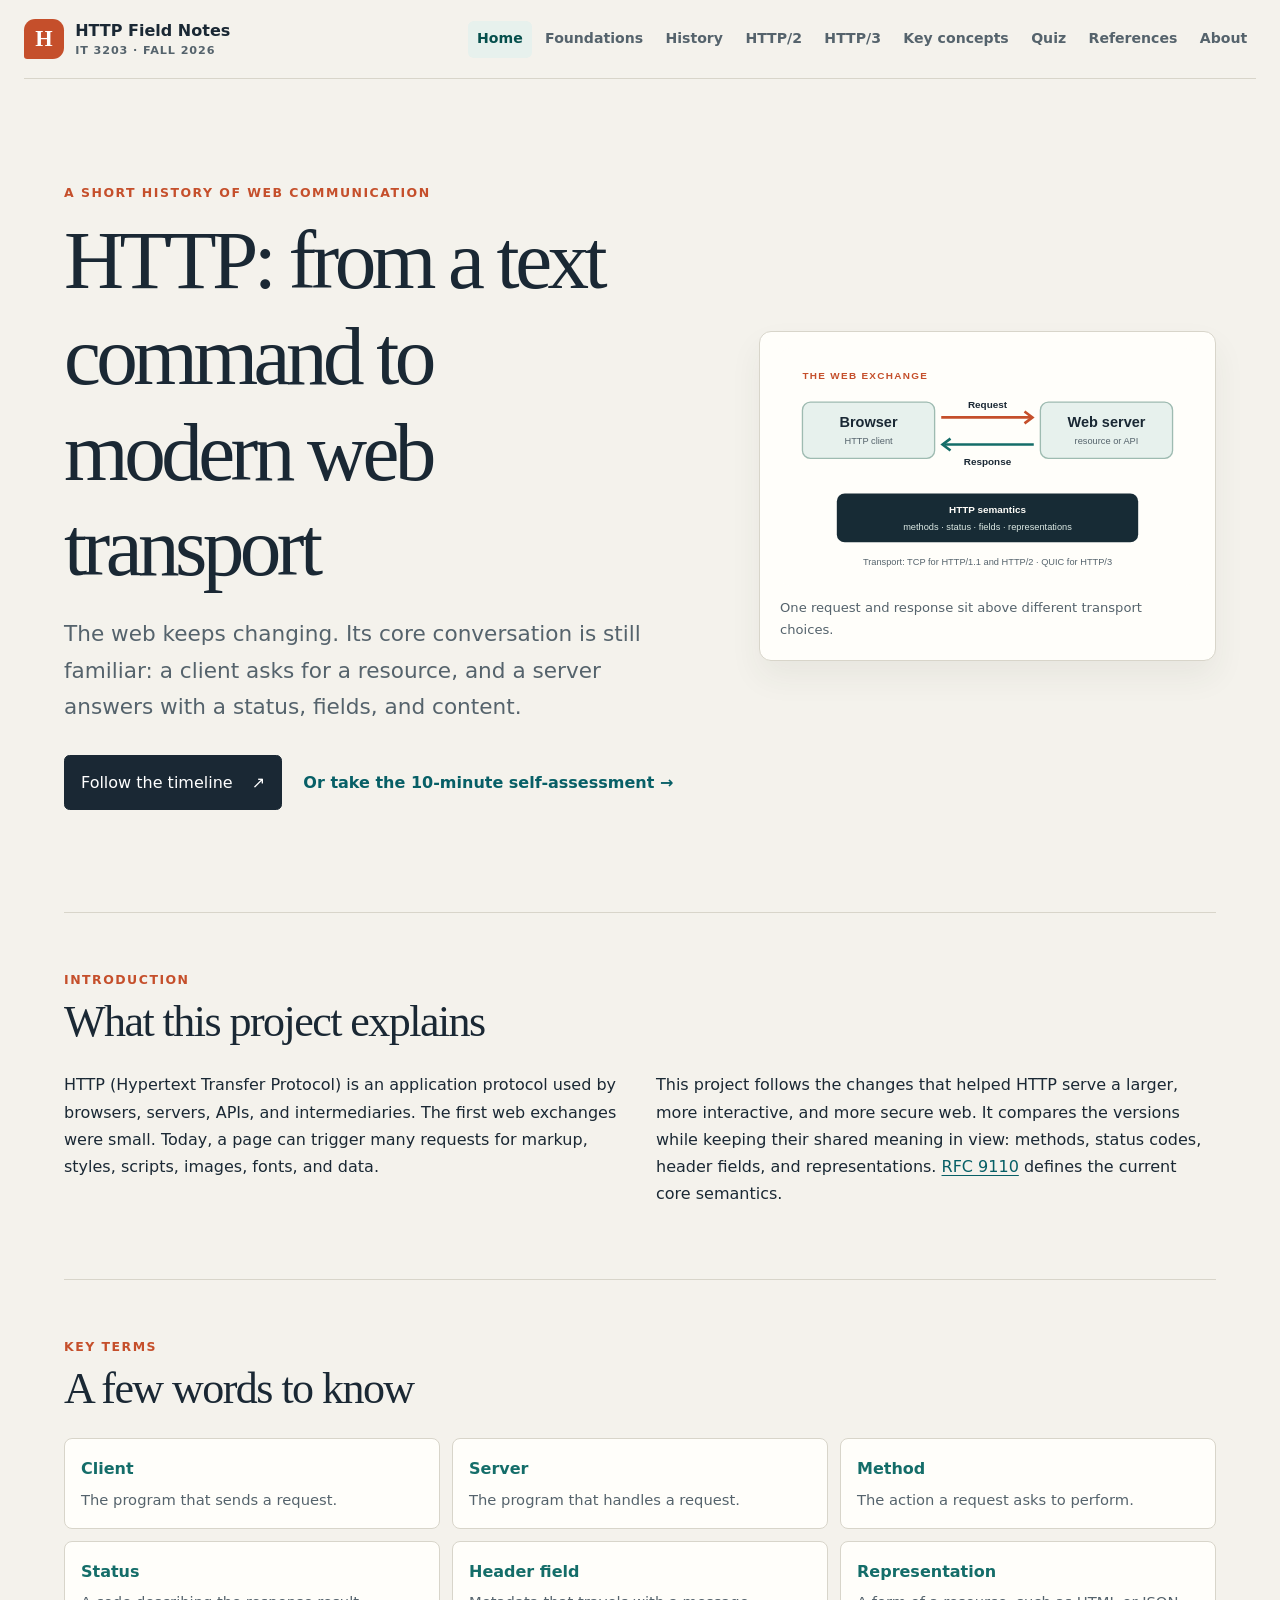
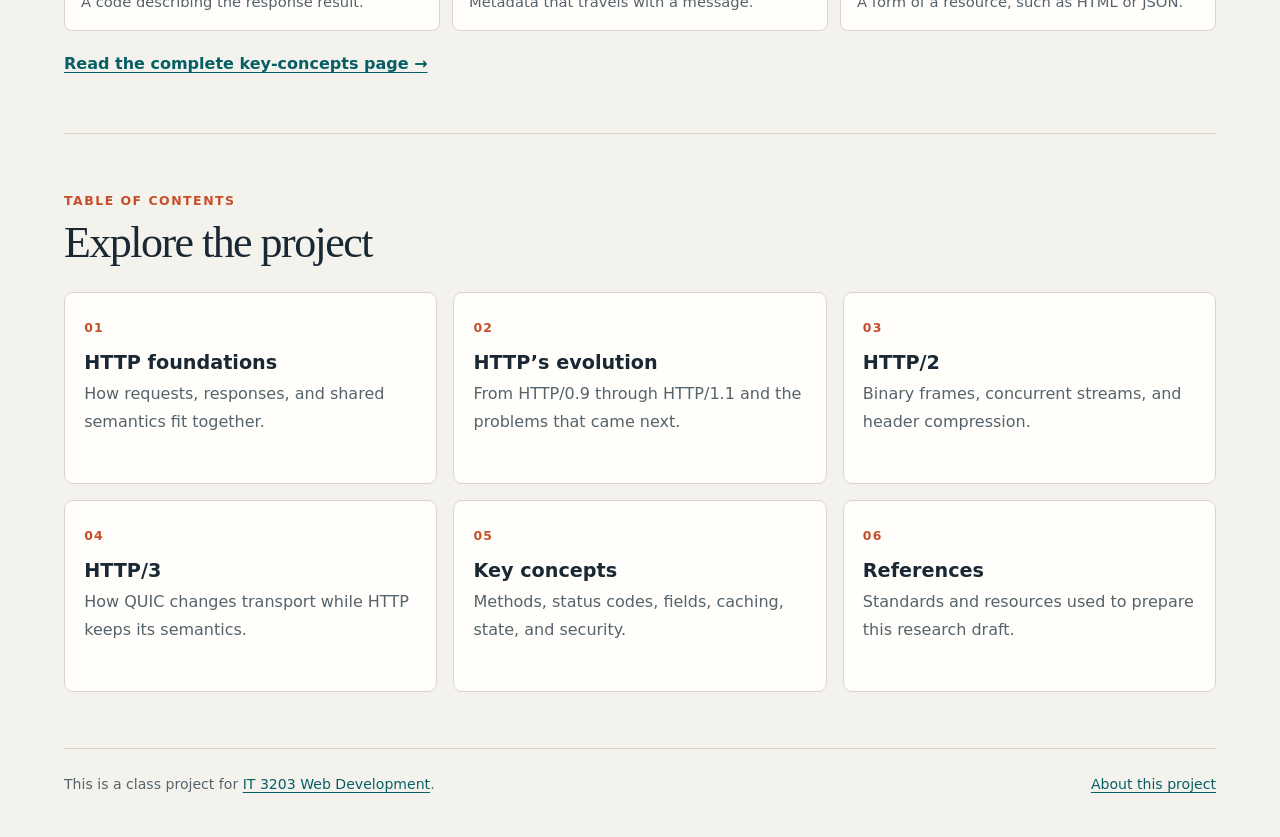
<file: index.html>
<!DOCTYPE html>
<html lang="en">
<head>
<meta charset="utf-8">
<meta name="viewport" content="width=device-width, initial-scale=1">
<meta name="description" content="A student research project about how HTTP evolved from a simple web request into modern web transport.">
<title>IT 3203 Home | HTTP Field Notes</title>
<link rel="stylesheet" href="styles.css">
</head>
<body>
<a class="skip-link" href="#main-content">Skip to content</a>
<header class="site-header">
<a class="brand" href="index.html"><span class="brand-mark">H</span><span>HTTP Field Notes<small>IT 3203 · Fall 2026</small></span></a>
<!-- Keep this menu in the same order on every page. -->
<nav aria-label="Main navigation"><ul class="nav-list">
        <li><a href="index.html" aria-current="page">Home</a></li>
        <li><a href="foundations.html">Foundations</a></li>
        <li><a href="history.html">History</a></li>
        <li><a href="http2.html">HTTP/2</a></li>
        <li><a href="http3.html">HTTP/3</a></li>
        <li><a href="concepts.html">Key concepts</a></li>
        <li><a href="quiz.html">Quiz</a></li>
        <li><a href="references.html">References</a></li>
        <li><a href="about.html">About</a></li>
</ul></nav>
</header>
<main id="main-content">
<section class="hero" aria-labelledby="page-title">
<div class="hero-copy">
<p class="eyebrow">A short history of web communication</p>
<h1 id="page-title">HTTP: from a text command to modern web transport</h1>
<p class="lead">The web keeps changing. Its core conversation is still familiar: a client asks for a resource, and a server answers with a status, fields, and content.</p>
<a class="button-link" href="history.html">Follow the timeline <span aria-hidden="true">↗</span></a>
<a class="hero-secondary-link" href="quiz.html">Or take the 10-minute self-assessment <span aria-hidden="true">→</span></a>
</div>
<figure class="diagram-card"><img src="assets/http-stack.svg" alt="A browser sends an HTTP request through a transport layer to a server, which returns an HTTP response."><figcaption>One request and response sit above different transport choices.</figcaption></figure>
</section>
<section class="section-block" aria-labelledby="intro-title">
<div class="section-heading"><p class="eyebrow">Introduction</p><h2 id="intro-title">What this project explains</h2></div>
<div class="two-column">
<p>HTTP (Hypertext Transfer Protocol) is an application protocol used by browsers, servers, APIs, and intermediaries. The first web exchanges were small. Today, a page can trigger many requests for markup, styles, scripts, images, fonts, and data.</p>
<p>This project follows the changes that helped HTTP serve a larger, more interactive, and more secure web. It compares the versions while keeping their shared meaning in view: methods, status codes, header fields, and representations. <a href="https://www.rfc-editor.org/rfc/rfc9110.html">RFC 9110</a> defines the current core semantics.</p>
</div></section>
<section class="section-block" aria-labelledby="terms-title">
<div class="section-heading"><p class="eyebrow">Key terms</p><h2 id="terms-title">A few words to know</h2></div>
<ul class="term-strip">
<li><strong>Client</strong><span>The program that sends a request.</span></li>
<li><strong>Server</strong><span>The program that handles a request.</span></li>
<li><strong>Method</strong><span>The action a request asks to perform.</span></li>
<li><strong>Status</strong><span>A code describing the response result.</span></li>
<li><strong>Header field</strong><span>Metadata that travels with a message.</span></li>
<li><strong>Representation</strong><span>A form of a resource, such as HTML or JSON.</span></li>
</ul>
<p class="more-link"><a href="concepts.html">Read the complete key-concepts page <span aria-hidden="true">→</span></a></p>
</section>
<section class="section-block" aria-labelledby="contents-title">
<div class="section-heading"><p class="eyebrow">Table of contents</p><h2 id="contents-title">Explore the project</h2></div>
<div class="card-grid">
<a class="topic-card" href="foundations.html"><span class="card-number">01</span><h3>HTTP foundations</h3><p>How requests, responses, and shared semantics fit together.</p></a>
<a class="topic-card" href="history.html"><span class="card-number">02</span><h3>HTTP’s evolution</h3><p>From HTTP/0.9 through HTTP/1.1 and the problems that came next.</p></a>
<a class="topic-card" href="http2.html"><span class="card-number">03</span><h3>HTTP/2</h3><p>Binary frames, concurrent streams, and header compression.</p></a>
<a class="topic-card" href="http3.html"><span class="card-number">04</span><h3>HTTP/3</h3><p>How QUIC changes transport while HTTP keeps its semantics.</p></a>
<a class="topic-card" href="concepts.html"><span class="card-number">05</span><h3>Key concepts</h3><p>Methods, status codes, fields, caching, state, and security.</p></a>
<a class="topic-card" href="references.html"><span class="card-number">06</span><h3>References</h3><p>Standards and resources used to prepare this research draft.</p></a>
</div></section>
</main>
<footer class="site-footer">
<p>This is a class project for <a href="https://ksuweb.github.io/IT3203/">IT 3203 Web Development</a>.</p>
<p><a href="about.html">About this project</a></p>
</footer>
</body>
</html>
</file>
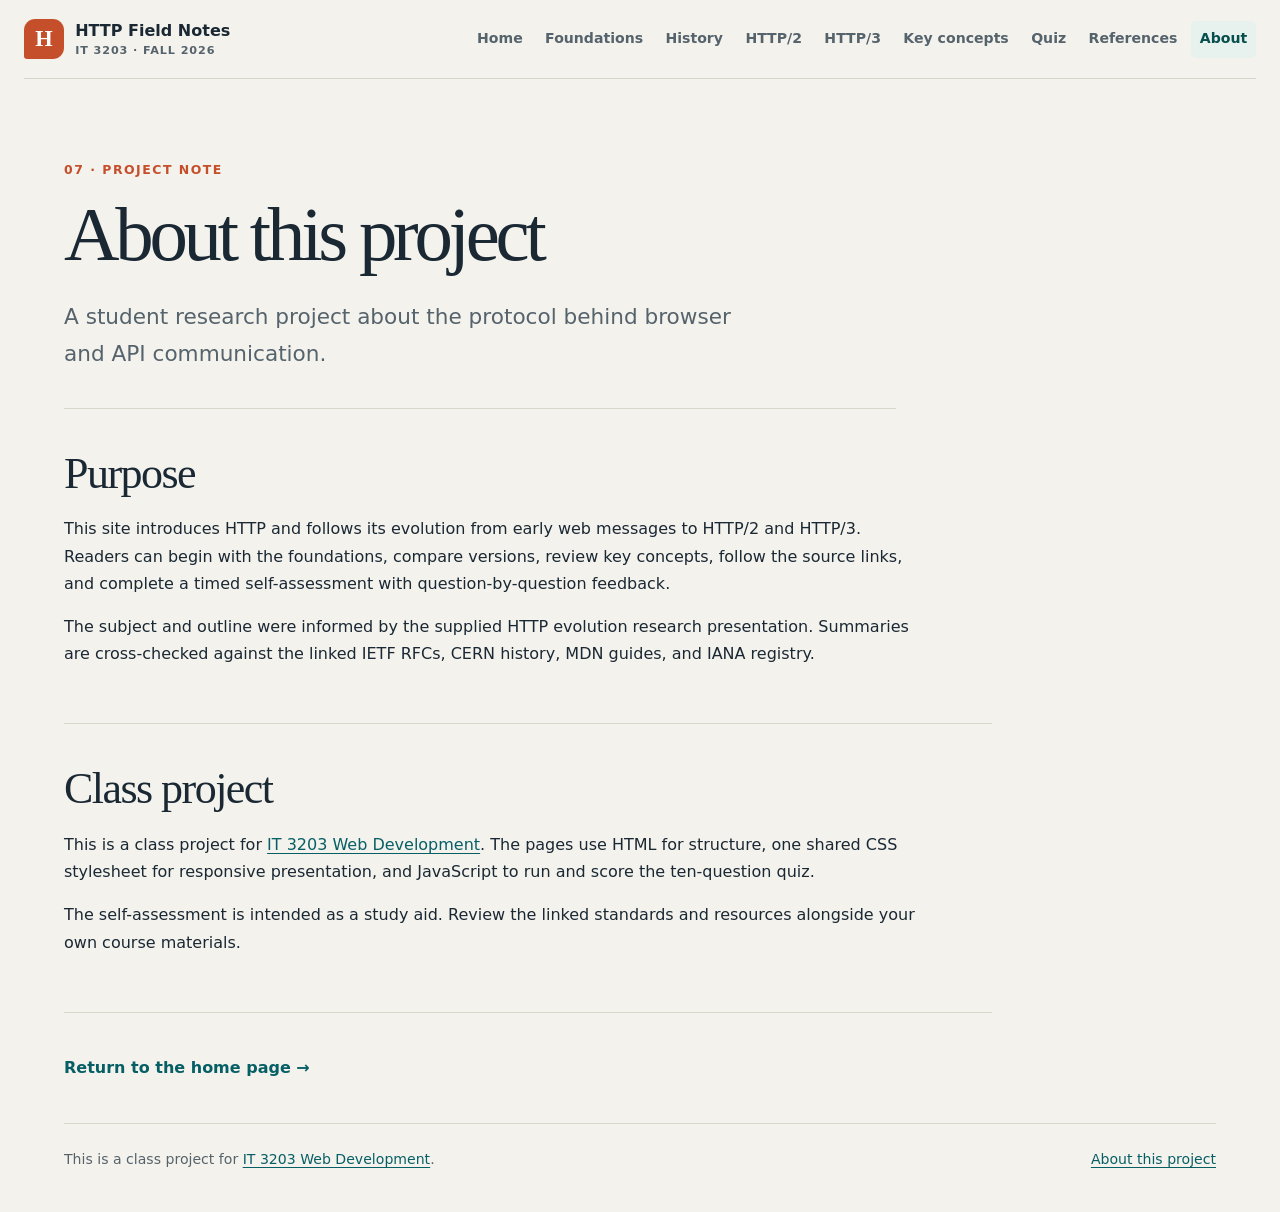
<file: about.html>
<!DOCTYPE html>
<html lang="en">
<head>
<meta charset="utf-8">
<meta name="viewport" content="width=device-width, initial-scale=1">
<meta name="description" content="About the IT 3203 student project on the evolution of HTTP.">
<title>About this project | HTTP Field Notes</title>
<link rel="stylesheet" href="styles.css">
</head>
<body>
<a class="skip-link" href="#main-content">Skip to content</a>
<header class="site-header">
<a class="brand" href="index.html"><span class="brand-mark">H</span><span>HTTP Field Notes<small>IT 3203 · Fall 2026</small></span></a>
<!-- Keep this menu in the same order on every page. -->
<nav aria-label="Main navigation"><ul class="nav-list">
        <li><a href="index.html">Home</a></li>
        <li><a href="foundations.html">Foundations</a></li>
        <li><a href="history.html">History</a></li>
        <li><a href="http2.html">HTTP/2</a></li>
        <li><a href="http3.html">HTTP/3</a></li>
        <li><a href="concepts.html">Key concepts</a></li>
        <li><a href="quiz.html">Quiz</a></li>
        <li><a href="references.html">References</a></li>
        <li><a href="about.html" aria-current="page">About</a></li>
</ul></nav>
</header>
<main id="main-content">
<header class="page-heading"><p class="eyebrow">07 · Project note</p><h1>About this project</h1><p class="lead">A student research project about the protocol behind browser and API communication.</p></header>
<section class="content-panel"><h2>Purpose</h2><p>This site introduces HTTP and follows its evolution from early web messages to HTTP/2 and HTTP/3. Readers can begin with the foundations, compare versions, review key concepts, follow the source links, and complete a timed self-assessment with question-by-question feedback.</p><p>The subject and outline were informed by the supplied HTTP evolution research presentation. Summaries are cross-checked against the linked IETF RFCs, CERN history, MDN guides, and IANA registry.</p></section>
<section class="content-panel"><h2>Class project</h2><p>This is a class project for <a href="https://ksuweb.github.io/IT3203/">IT 3203 Web Development</a>. The pages use HTML for structure, one shared CSS stylesheet for responsive presentation, and JavaScript to run and score the ten-question quiz.</p><p>The self-assessment is intended as a study aid. Review the linked standards and resources alongside your own course materials.</p></section>
<p class="page-next"><a href="index.html">Return to the home page <span aria-hidden="true">→</span></a></p>
</main>
<footer class="site-footer">
<p>This is a class project for <a href="https://ksuweb.github.io/IT3203/">IT 3203 Web Development</a>.</p>
<p><a href="about.html">About this project</a></p>
</footer>
</body>
</html>
</file>
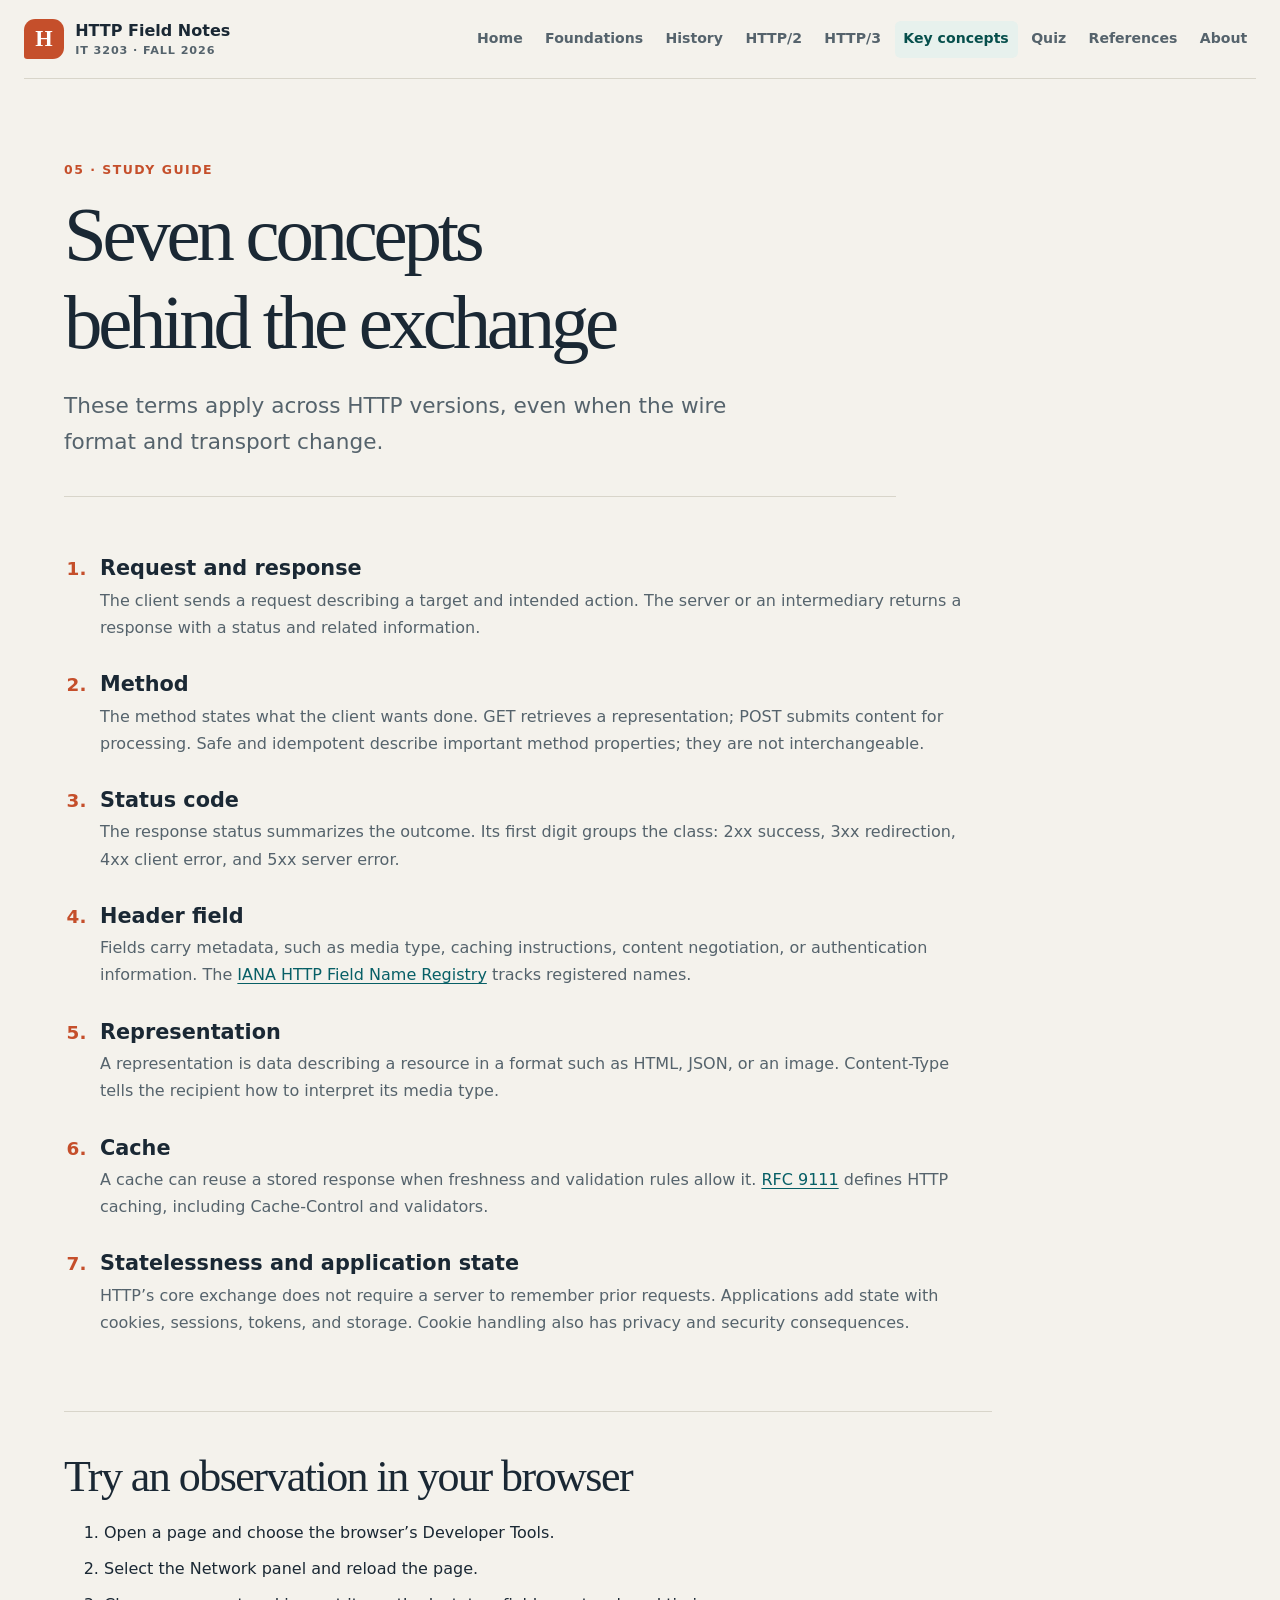
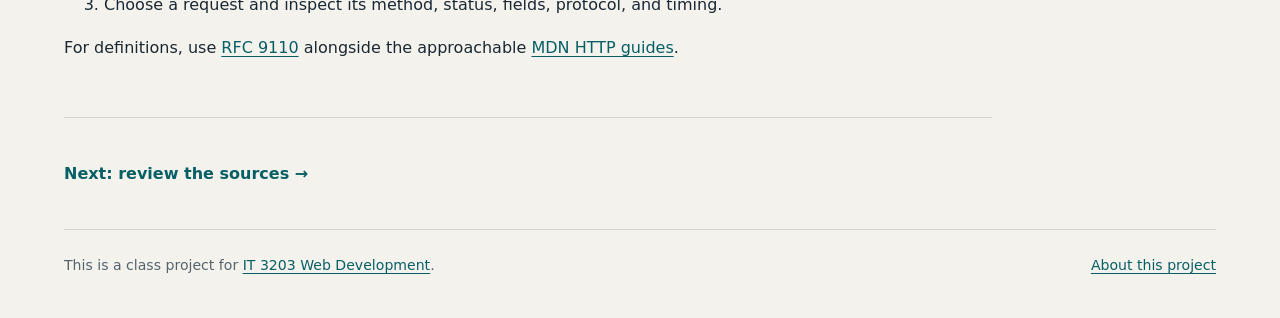
<file: concepts.html>
<!DOCTYPE html>
<html lang="en">
<head>
<meta charset="utf-8">
<meta name="viewport" content="width=device-width, initial-scale=1">
<meta name="description" content="Seven key HTTP concepts: requests, methods, status, fields, representations, caching, and state.">
<title>Key concepts | HTTP Field Notes</title>
<link rel="stylesheet" href="styles.css">
</head>
<body>
<a class="skip-link" href="#main-content">Skip to content</a>
<header class="site-header">
<a class="brand" href="index.html"><span class="brand-mark">H</span><span>HTTP Field Notes<small>IT 3203 · Fall 2026</small></span></a>
<!-- Keep this menu in the same order on every page. -->
<nav aria-label="Main navigation"><ul class="nav-list">
        <li><a href="index.html">Home</a></li>
        <li><a href="foundations.html">Foundations</a></li>
        <li><a href="history.html">History</a></li>
        <li><a href="http2.html">HTTP/2</a></li>
        <li><a href="http3.html">HTTP/3</a></li>
        <li><a href="concepts.html" aria-current="page">Key concepts</a></li>
        <li><a href="quiz.html">Quiz</a></li>
        <li><a href="references.html">References</a></li>
        <li><a href="about.html">About</a></li>
</ul></nav>
</header>
<main id="main-content">
<header class="page-heading"><p class="eyebrow">05 · Study guide</p><h1>Seven concepts behind the exchange</h1><p class="lead">These terms apply across HTTP versions, even when the wire format and transport change.</p></header>
<section class="content-panel"><ol class="concept-list">
<li><h2>Request and response</h2><p>The client sends a request describing a target and intended action. The server or an intermediary returns a response with a status and related information.</p></li>
<li><h2>Method</h2><p>The method states what the client wants done. GET retrieves a representation; POST submits content for processing. Safe and idempotent describe important method properties; they are not interchangeable.</p></li>
<li><h2>Status code</h2><p>The response status summarizes the outcome. Its first digit groups the class: 2xx success, 3xx redirection, 4xx client error, and 5xx server error.</p></li>
<li><h2>Header field</h2><p>Fields carry metadata, such as media type, caching instructions, content negotiation, or authentication information. The <a href="https://www.iana.org/assignments/http-fields/">IANA HTTP Field Name Registry</a> tracks registered names.</p></li>
<li><h2>Representation</h2><p>A representation is data describing a resource in a format such as HTML, JSON, or an image. Content-Type tells the recipient how to interpret its media type.</p></li>
<li><h2>Cache</h2><p>A cache can reuse a stored response when freshness and validation rules allow it. <a href="https://www.rfc-editor.org/rfc/rfc9111.html">RFC 9111</a> defines HTTP caching, including Cache-Control and validators.</p></li>
<li><h2>Statelessness and application state</h2><p>HTTP’s core exchange does not require a server to remember prior requests. Applications add state with cookies, sessions, tokens, and storage. Cookie handling also has privacy and security consequences.</p></li>
</ol></section>
<section class="content-panel"><h2>Try an observation in your browser</h2><ol><li>Open a page and choose the browser’s Developer Tools.</li><li>Select the Network panel and reload the page.</li><li>Choose a request and inspect its method, status, fields, protocol, and timing.</li></ol><p>For definitions, use <a href="https://www.rfc-editor.org/rfc/rfc9110.html">RFC 9110</a> alongside the approachable <a href="https://developer.mozilla.org/en-US/docs/Web/HTTP">MDN HTTP guides</a>.</p></section>
<p class="page-next"><a href="references.html">Next: review the sources <span aria-hidden="true">→</span></a></p>
</main>
<footer class="site-footer">
<p>This is a class project for <a href="https://ksuweb.github.io/IT3203/">IT 3203 Web Development</a>.</p>
<p><a href="about.html">About this project</a></p>
</footer>
</body>
</html>
</file>
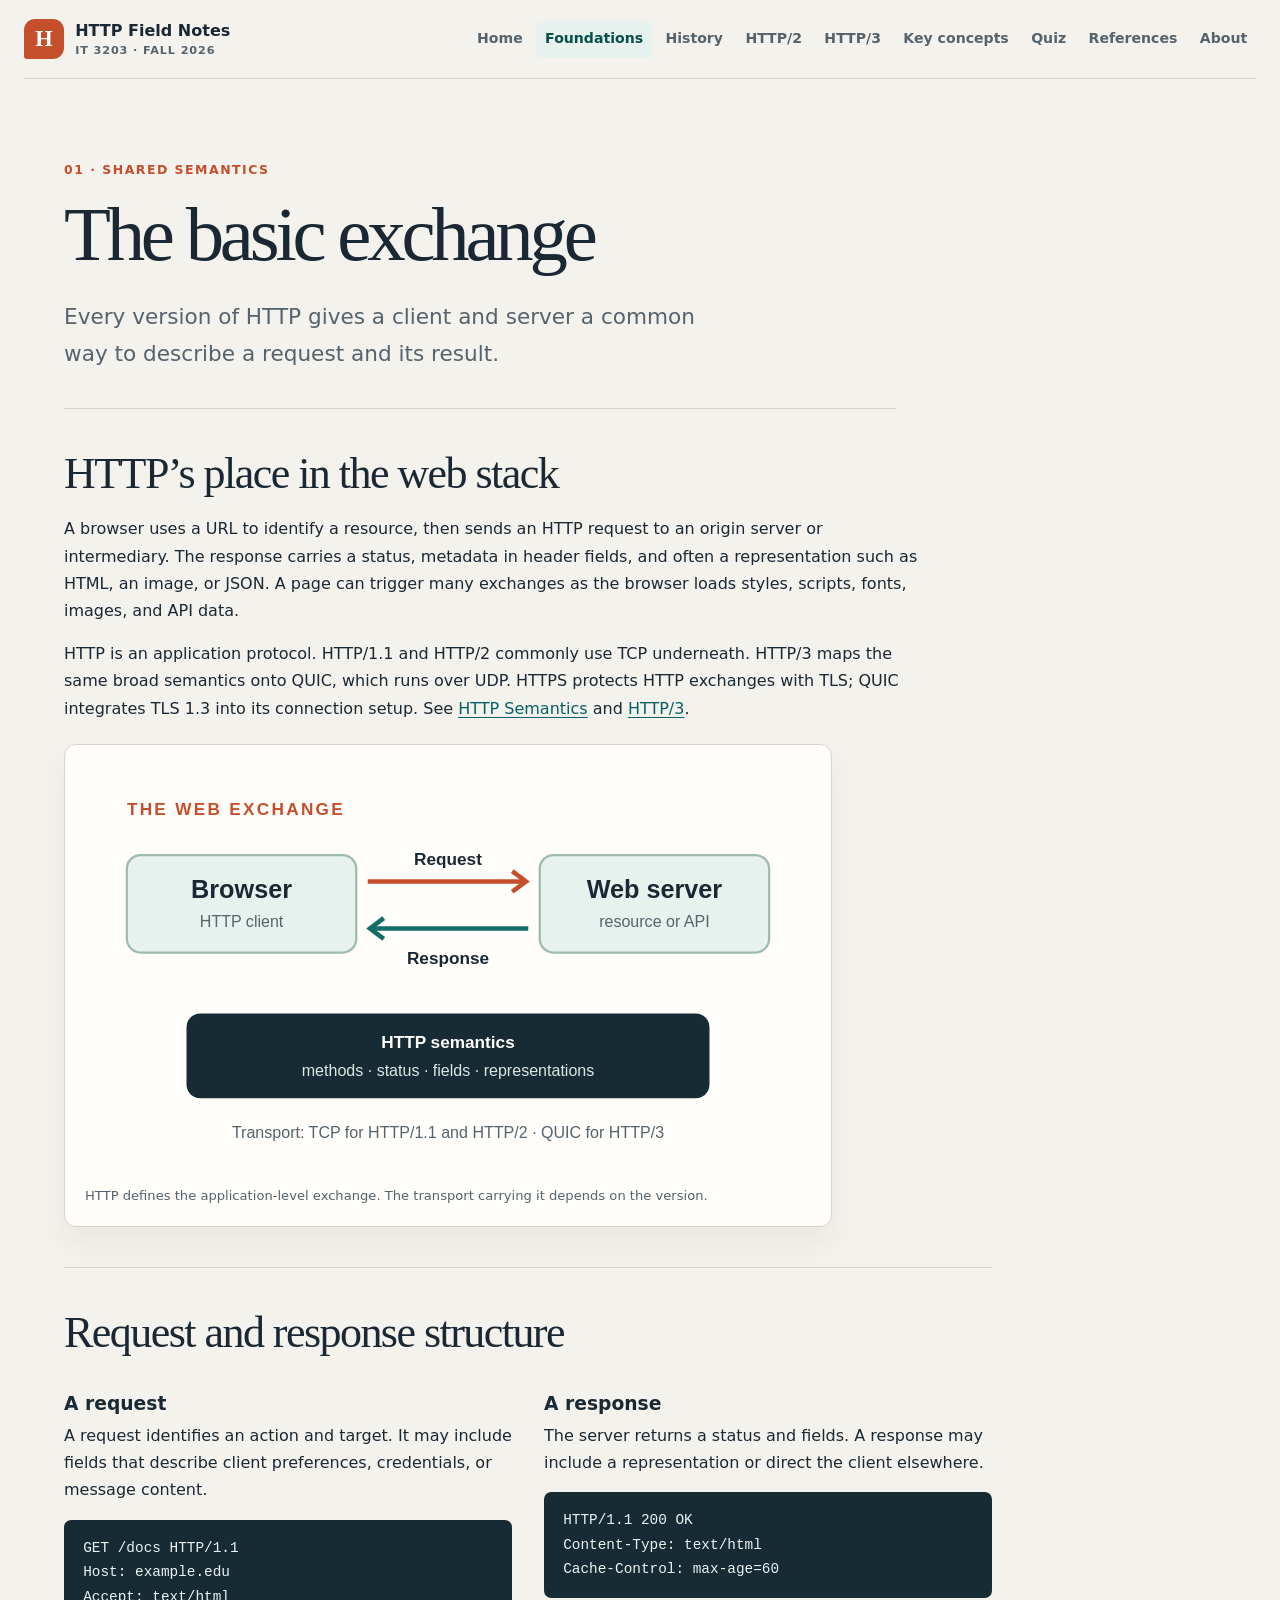
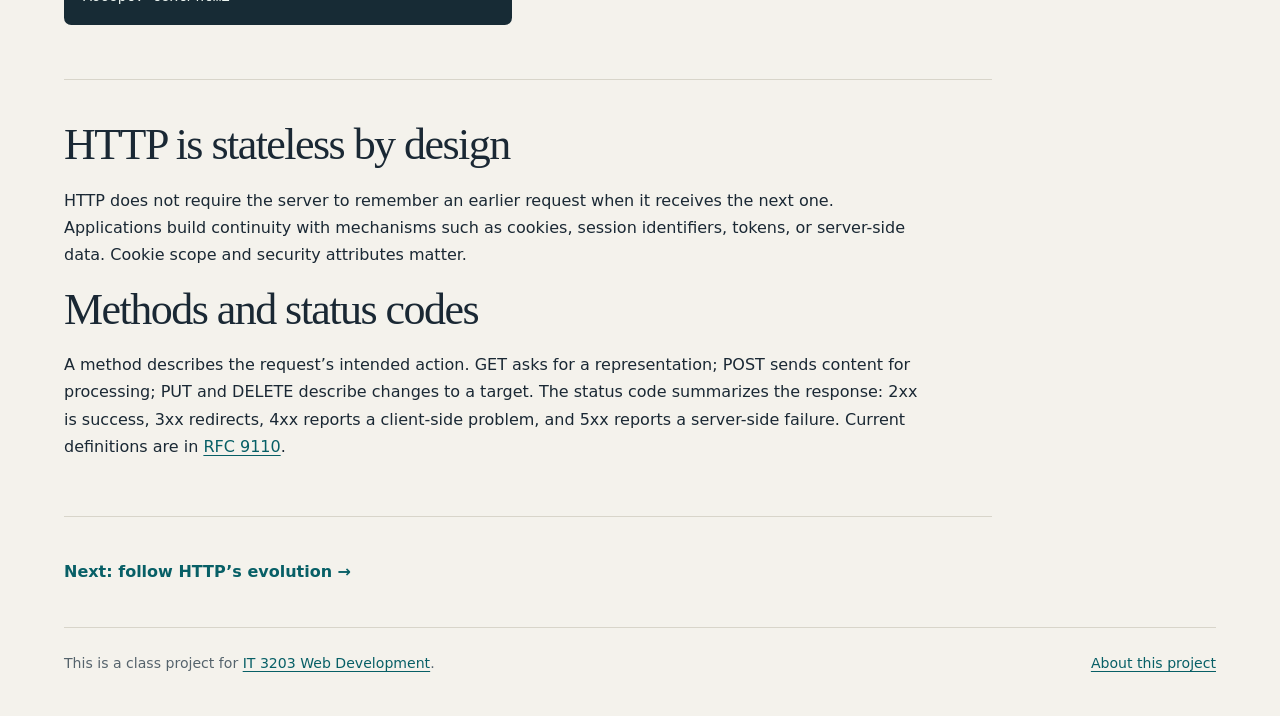
<file: foundations.html>
<!DOCTYPE html>
<html lang="en">
<head>
<meta charset="utf-8">
<meta name="viewport" content="width=device-width, initial-scale=1">
<meta name="description" content="Learn how HTTP requests, responses, methods, status codes, and fields work together.">
<title>HTTP foundations | HTTP Field Notes</title>
<link rel="stylesheet" href="styles.css">
</head>
<body>
<a class="skip-link" href="#main-content">Skip to content</a>
<header class="site-header">
<a class="brand" href="index.html"><span class="brand-mark">H</span><span>HTTP Field Notes<small>IT 3203 · Fall 2026</small></span></a>
<!-- Keep this menu in the same order on every page. -->
<nav aria-label="Main navigation"><ul class="nav-list">
        <li><a href="index.html">Home</a></li>
        <li><a href="foundations.html" aria-current="page">Foundations</a></li>
        <li><a href="history.html">History</a></li>
        <li><a href="http2.html">HTTP/2</a></li>
        <li><a href="http3.html">HTTP/3</a></li>
        <li><a href="concepts.html">Key concepts</a></li>
        <li><a href="quiz.html">Quiz</a></li>
        <li><a href="references.html">References</a></li>
        <li><a href="about.html">About</a></li>
</ul></nav>
</header>
<main id="main-content">
<header class="page-heading"><p class="eyebrow">01 · Shared semantics</p><h1>The basic exchange</h1><p class="lead">Every version of HTTP gives a client and server a common way to describe a request and its result.</p></header>
<section class="content-panel"><h2>HTTP’s place in the web stack</h2>
<p>A browser uses a URL to identify a resource, then sends an HTTP request to an origin server or intermediary. The response carries a status, metadata in header fields, and often a representation such as HTML, an image, or JSON. A page can trigger many exchanges as the browser loads styles, scripts, fonts, images, and API data.</p>
<p>HTTP is an application protocol. HTTP/1.1 and HTTP/2 commonly use TCP underneath. HTTP/3 maps the same broad semantics onto QUIC, which runs over UDP. HTTPS protects HTTP exchanges with TLS; QUIC integrates TLS 1.3 into its connection setup. See <a href="https://www.rfc-editor.org/rfc/rfc9110.html">HTTP Semantics</a> and <a href="https://www.rfc-editor.org/rfc/rfc9114.html">HTTP/3</a>.</p>
<figure class="diagram-card diagram-wide"><img src="assets/http-stack.svg" alt="The client sends an HTTP request through a transport connection; the server returns an HTTP response."><figcaption>HTTP defines the application-level exchange. The transport carrying it depends on the version.</figcaption></figure></section>
<section class="content-panel"><h2>Request and response structure</h2><div class="two-column">
<div><h3>A request</h3><p>A request identifies an action and target. It may include fields that describe client preferences, credentials, or message content.</p><pre><code>GET /docs HTTP/1.1
Host: example.edu
Accept: text/html</code></pre></div>
<div><h3>A response</h3><p>The server returns a status and fields. A response may include a representation or direct the client elsewhere.</p><pre><code>HTTP/1.1 200 OK
Content-Type: text/html
Cache-Control: max-age=60</code></pre></div>
</div></section>
<section class="content-panel"><h2>HTTP is stateless by design</h2><p>HTTP does not require the server to remember an earlier request when it receives the next one. Applications build continuity with mechanisms such as cookies, session identifiers, tokens, or server-side data. Cookie scope and security attributes matter.</p><h2>Methods and status codes</h2><p>A method describes the request’s intended action. GET asks for a representation; POST sends content for processing; PUT and DELETE describe changes to a target. The status code summarizes the response: 2xx is success, 3xx redirects, 4xx reports a client-side problem, and 5xx reports a server-side failure. Current definitions are in <a href="https://www.rfc-editor.org/rfc/rfc9110.html">RFC 9110</a>.</p></section>
<p class="page-next"><a href="history.html">Next: follow HTTP’s evolution <span aria-hidden="true">→</span></a></p>
</main>
<footer class="site-footer">
<p>This is a class project for <a href="https://ksuweb.github.io/IT3203/">IT 3203 Web Development</a>.</p>
<p><a href="about.html">About this project</a></p>
</footer>
</body>
</html>
</file>
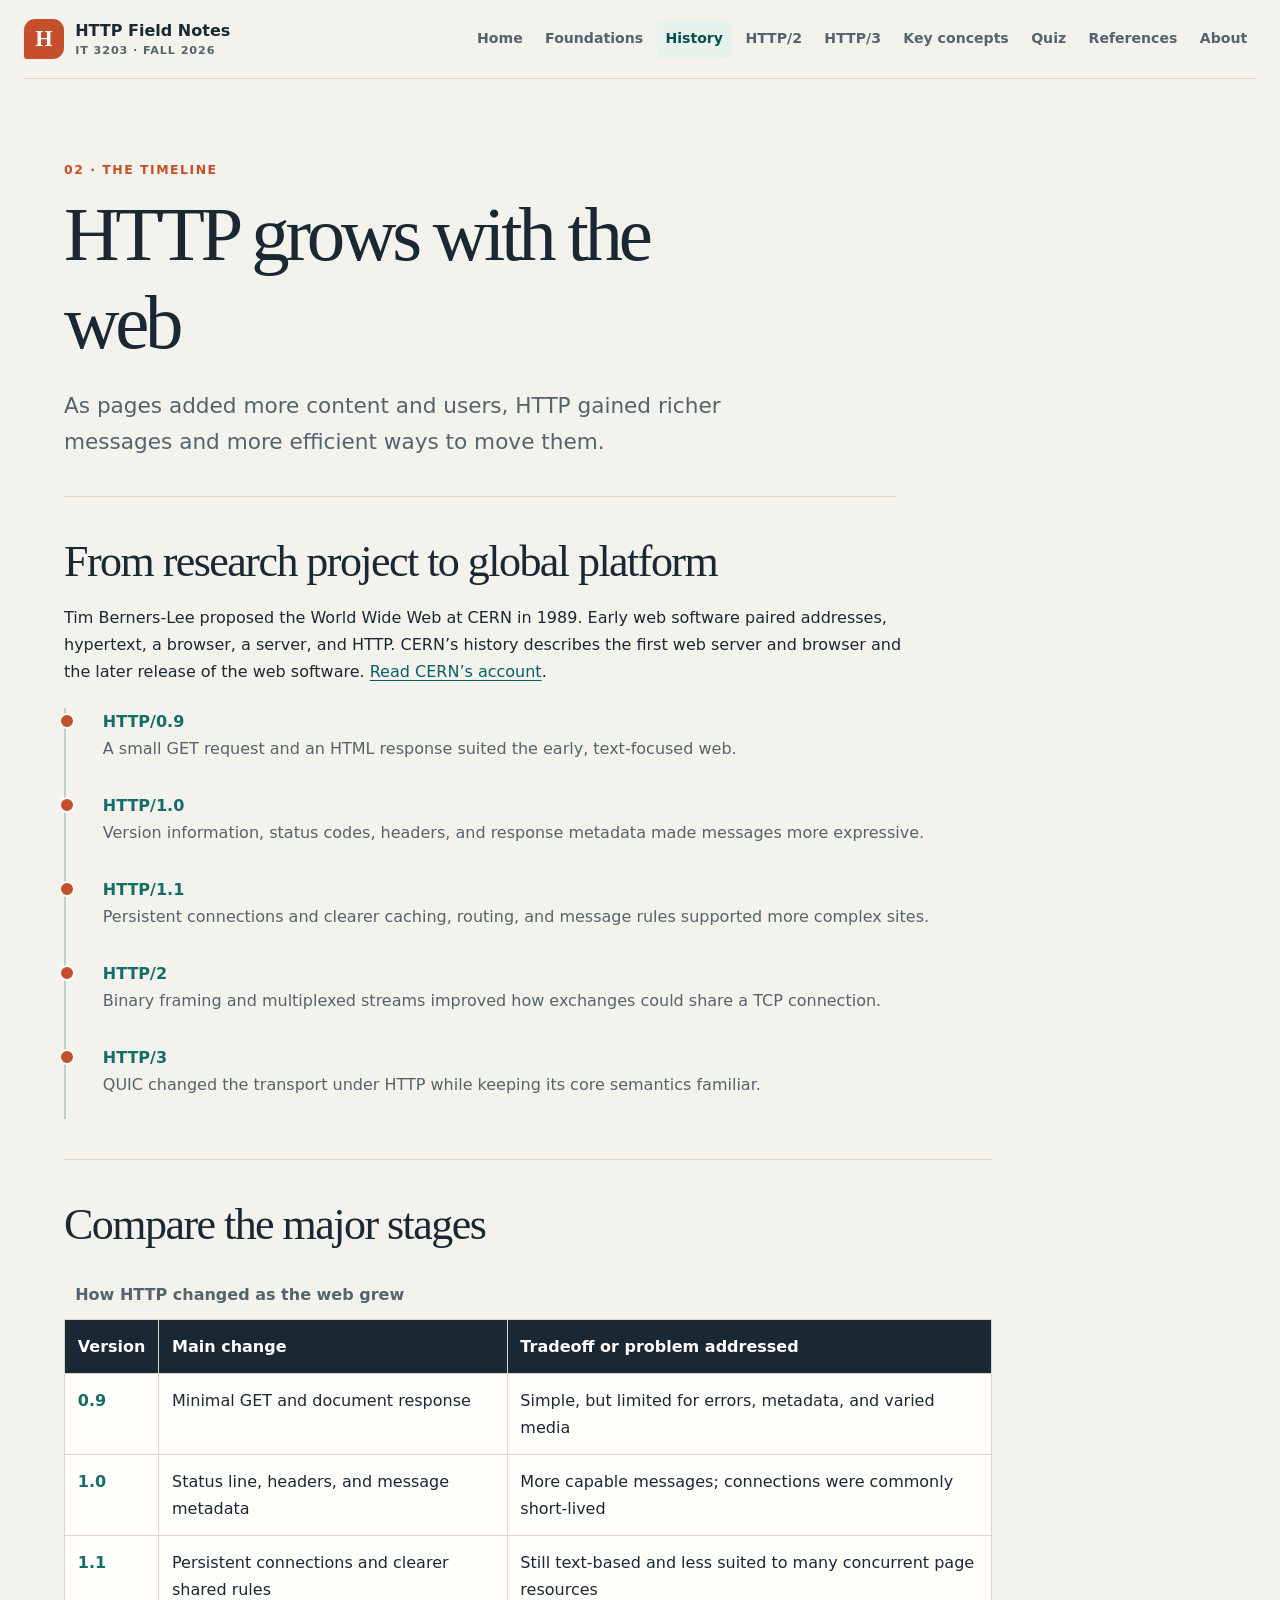
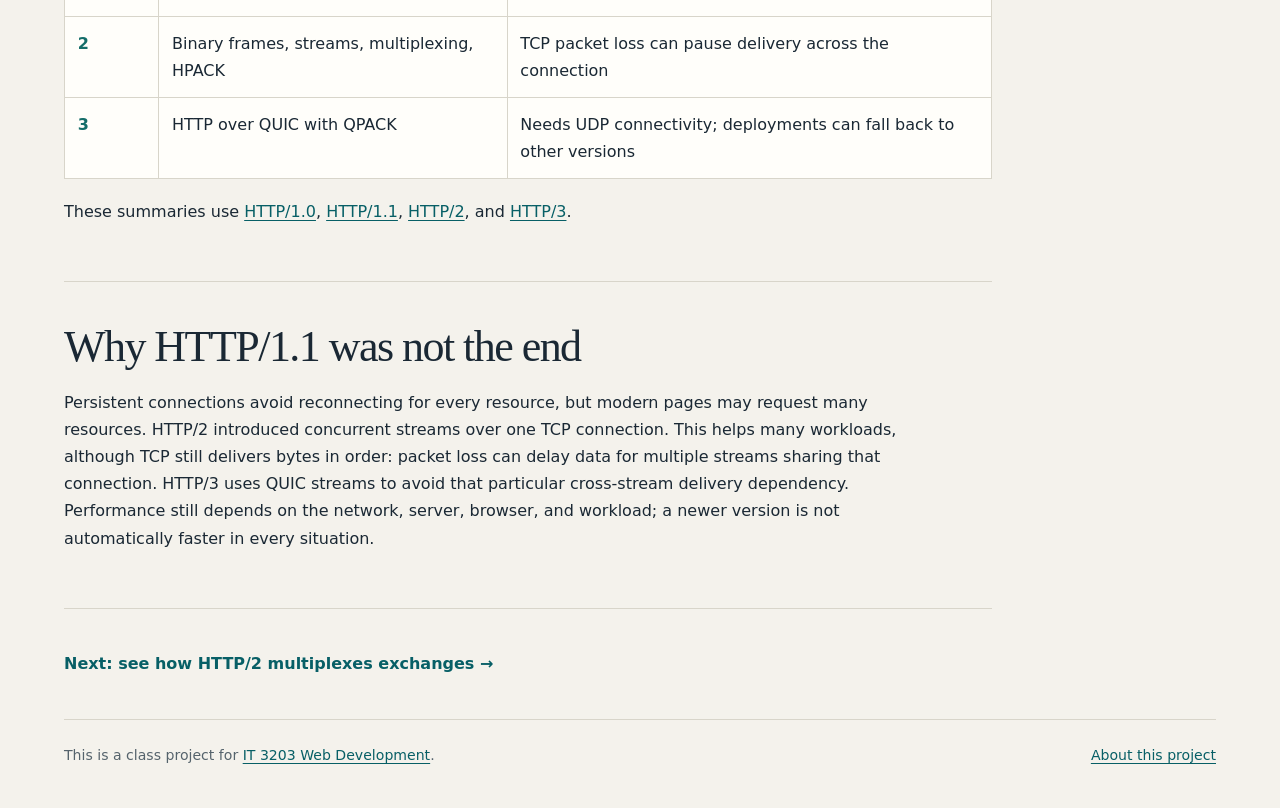
<file: history.html>
<!DOCTYPE html>
<html lang="en">
<head>
<meta charset="utf-8">
<meta name="viewport" content="width=device-width, initial-scale=1">
<meta name="description" content="A timeline from early web exchanges through HTTP/1.1 and the move to multiplexed protocols.">
<title>HTTP history | HTTP Field Notes</title>
<link rel="stylesheet" href="styles.css">
</head>
<body>
<a class="skip-link" href="#main-content">Skip to content</a>
<header class="site-header">
<a class="brand" href="index.html"><span class="brand-mark">H</span><span>HTTP Field Notes<small>IT 3203 · Fall 2026</small></span></a>
<!-- Keep this menu in the same order on every page. -->
<nav aria-label="Main navigation"><ul class="nav-list">
        <li><a href="index.html">Home</a></li>
        <li><a href="foundations.html">Foundations</a></li>
        <li><a href="history.html" aria-current="page">History</a></li>
        <li><a href="http2.html">HTTP/2</a></li>
        <li><a href="http3.html">HTTP/3</a></li>
        <li><a href="concepts.html">Key concepts</a></li>
        <li><a href="quiz.html">Quiz</a></li>
        <li><a href="references.html">References</a></li>
        <li><a href="about.html">About</a></li>
</ul></nav>
</header>
<main id="main-content">
<header class="page-heading"><p class="eyebrow">02 · The timeline</p><h1>HTTP grows with the web</h1><p class="lead">As pages added more content and users, HTTP gained richer messages and more efficient ways to move them.</p></header>
<section class="content-panel"><h2>From research project to global platform</h2><p>Tim Berners-Lee proposed the World Wide Web at CERN in 1989. Early web software paired addresses, hypertext, a browser, a server, and HTTP. CERN’s history describes the first web server and browser and the later release of the web software. <a href="https://home.cern/science/computing/the-birth-of-the-web/">Read CERN’s account</a>.</p>
<ol class="timeline">
<li><strong>HTTP/0.9</strong><span>A small GET request and an HTML response suited the early, text-focused web.</span></li>
<li><strong>HTTP/1.0</strong><span>Version information, status codes, headers, and response metadata made messages more expressive.</span></li>
<li><strong>HTTP/1.1</strong><span>Persistent connections and clearer caching, routing, and message rules supported more complex sites.</span></li>
<li><strong>HTTP/2</strong><span>Binary framing and multiplexed streams improved how exchanges could share a TCP connection.</span></li>
<li><strong>HTTP/3</strong><span>QUIC changed the transport under HTTP while keeping its core semantics familiar.</span></li>
</ol></section>
<section class="content-panel"><h2>Compare the major stages</h2><!-- Table compares protocol features and the problems they addressed. -->
<div class="table-wrap"><table><caption>How HTTP changed as the web grew</caption><thead><tr><th scope="col">Version</th><th scope="col">Main change</th><th scope="col">Tradeoff or problem addressed</th></tr></thead><tbody>
<tr><th scope="row">0.9</th><td>Minimal GET and document response</td><td>Simple, but limited for errors, metadata, and varied media</td></tr>
<tr><th scope="row">1.0</th><td>Status line, headers, and message metadata</td><td>More capable messages; connections were commonly short-lived</td></tr>
<tr><th scope="row">1.1</th><td>Persistent connections and clearer shared rules</td><td>Still text-based and less suited to many concurrent page resources</td></tr>
<tr><th scope="row">2</th><td>Binary frames, streams, multiplexing, HPACK</td><td>TCP packet loss can pause delivery across the connection</td></tr>
<tr><th scope="row">3</th><td>HTTP over QUIC with QPACK</td><td>Needs UDP connectivity; deployments can fall back to other versions</td></tr>
</tbody></table></div>
<p>These summaries use <a href="https://www.rfc-editor.org/rfc/rfc1945.html">HTTP/1.0</a>, <a href="https://www.rfc-editor.org/rfc/rfc9112.html">HTTP/1.1</a>, <a href="https://www.rfc-editor.org/rfc/rfc9113.html">HTTP/2</a>, and <a href="https://www.rfc-editor.org/rfc/rfc9114.html">HTTP/3</a>.</p></section>
<section class="content-panel"><h2>Why HTTP/1.1 was not the end</h2><p>Persistent connections avoid reconnecting for every resource, but modern pages may request many resources. HTTP/2 introduced concurrent streams over one TCP connection. This helps many workloads, although TCP still delivers bytes in order: packet loss can delay data for multiple streams sharing that connection. HTTP/3 uses QUIC streams to avoid that particular cross-stream delivery dependency. Performance still depends on the network, server, browser, and workload; a newer version is not automatically faster in every situation.</p></section>
<p class="page-next"><a href="http2.html">Next: see how HTTP/2 multiplexes exchanges <span aria-hidden="true">→</span></a></p>
</main>
<footer class="site-footer">
<p>This is a class project for <a href="https://ksuweb.github.io/IT3203/">IT 3203 Web Development</a>.</p>
<p><a href="about.html">About this project</a></p>
</footer>
</body>
</html>
</file>
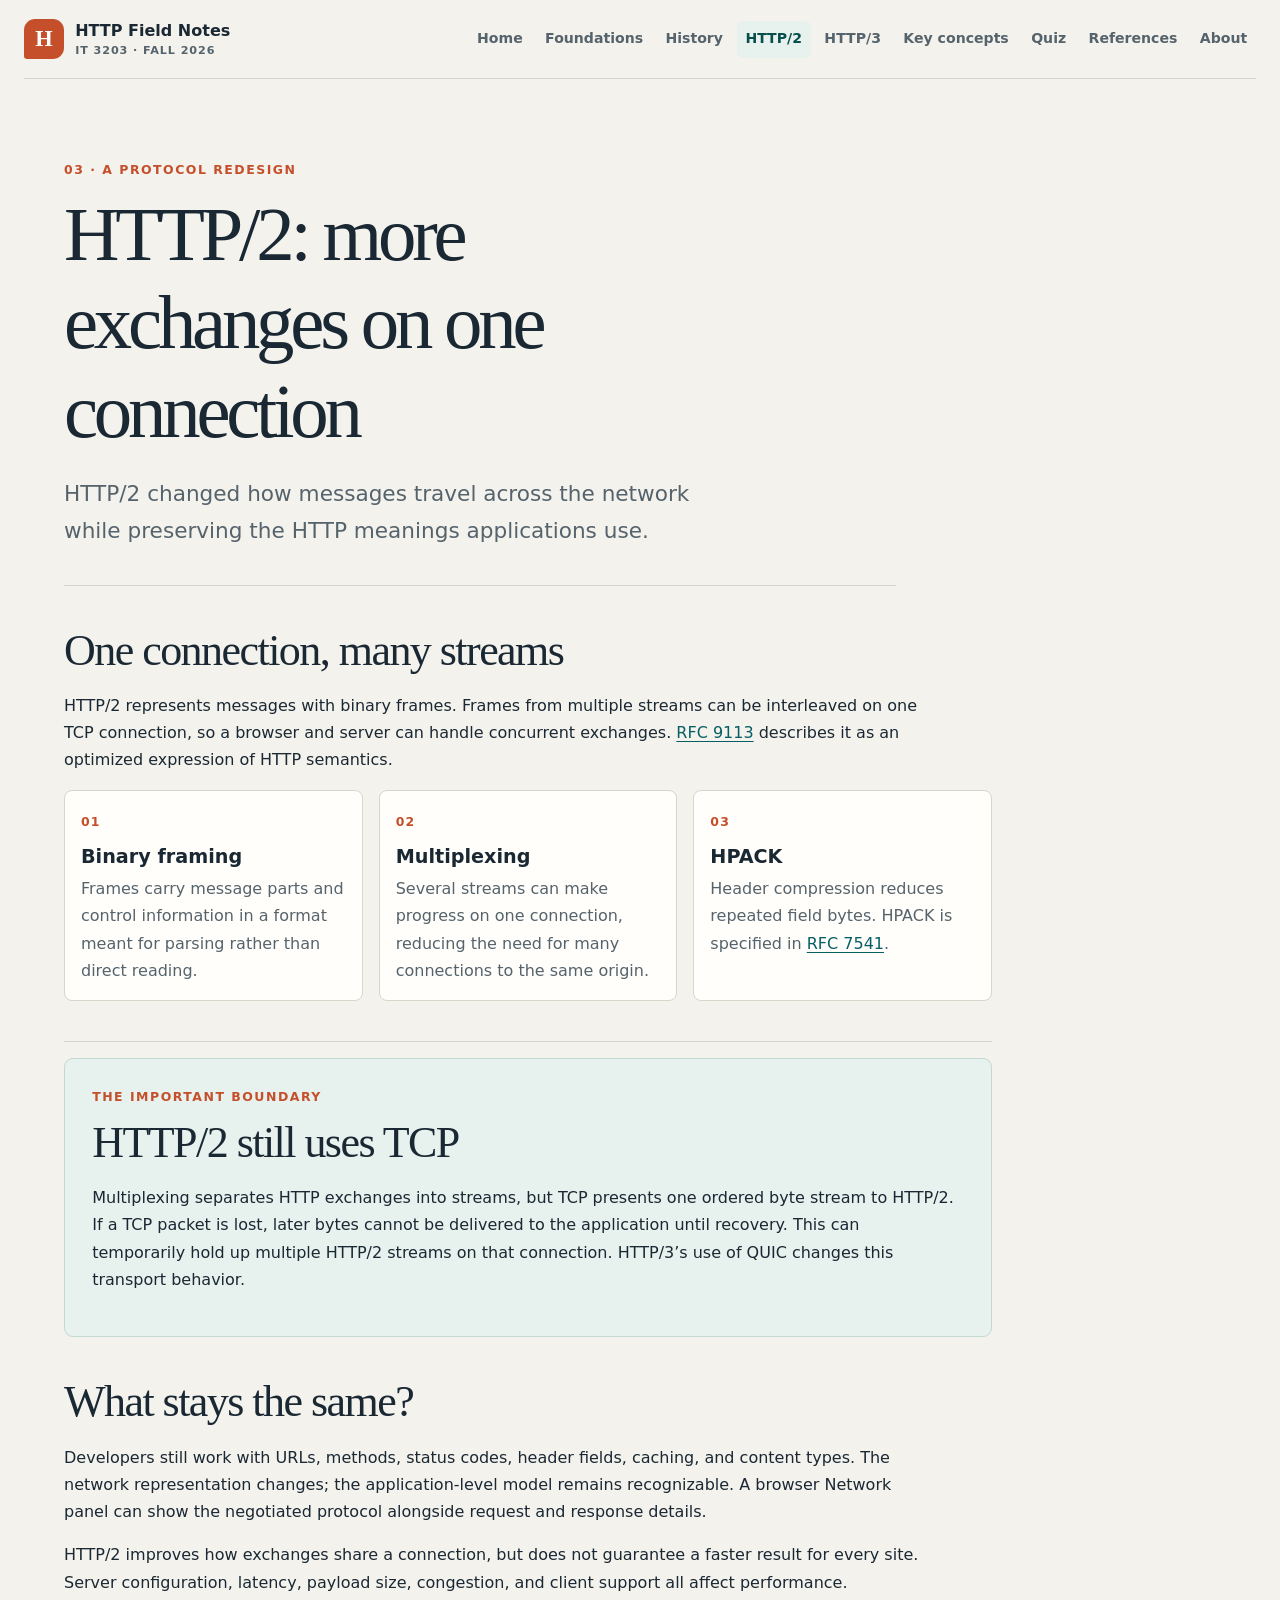
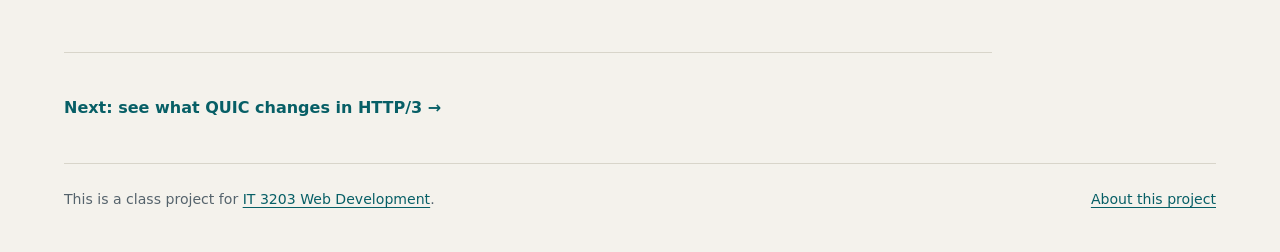
<file: http2.html>
<!DOCTYPE html>
<html lang="en">
<head>
<meta charset="utf-8">
<meta name="viewport" content="width=device-width, initial-scale=1">
<meta name="description" content="HTTP/2 uses binary frames, multiplexed streams, and HPACK header compression over TCP.">
<title>HTTP/2 | HTTP Field Notes</title>
<link rel="stylesheet" href="styles.css">
</head>
<body>
<a class="skip-link" href="#main-content">Skip to content</a>
<header class="site-header">
<a class="brand" href="index.html"><span class="brand-mark">H</span><span>HTTP Field Notes<small>IT 3203 · Fall 2026</small></span></a>
<!-- Keep this menu in the same order on every page. -->
<nav aria-label="Main navigation"><ul class="nav-list">
        <li><a href="index.html">Home</a></li>
        <li><a href="foundations.html">Foundations</a></li>
        <li><a href="history.html">History</a></li>
        <li><a href="http2.html" aria-current="page">HTTP/2</a></li>
        <li><a href="http3.html">HTTP/3</a></li>
        <li><a href="concepts.html">Key concepts</a></li>
        <li><a href="quiz.html">Quiz</a></li>
        <li><a href="references.html">References</a></li>
        <li><a href="about.html">About</a></li>
</ul></nav>
</header>
<main id="main-content">
<header class="page-heading"><p class="eyebrow">03 · A protocol redesign</p><h1>HTTP/2: more exchanges on one connection</h1><p class="lead">HTTP/2 changed how messages travel across the network while preserving the HTTP meanings applications use.</p></header>
<section class="content-panel"><h2>One connection, many streams</h2><p>HTTP/2 represents messages with binary frames. Frames from multiple streams can be interleaved on one TCP connection, so a browser and server can handle concurrent exchanges. <a href="https://www.rfc-editor.org/rfc/rfc9113.html">RFC 9113</a> describes it as an optimized expression of HTTP semantics.</p>
<div class="feature-grid"><article class="feature-card"><span class="card-number">01</span><h3>Binary framing</h3><p>Frames carry message parts and control information in a format meant for parsing rather than direct reading.</p></article>
<article class="feature-card"><span class="card-number">02</span><h3>Multiplexing</h3><p>Several streams can make progress on one connection, reducing the need for many connections to the same origin.</p></article>
<article class="feature-card"><span class="card-number">03</span><h3>HPACK</h3><p>Header compression reduces repeated field bytes. HPACK is specified in <a href="https://www.rfc-editor.org/rfc/rfc7541.html">RFC 7541</a>.</p></article></div></section>
<section class="content-panel accent-panel"><p class="eyebrow">The important boundary</p><h2>HTTP/2 still uses TCP</h2><p>Multiplexing separates HTTP exchanges into streams, but TCP presents one ordered byte stream to HTTP/2. If a TCP packet is lost, later bytes cannot be delivered to the application until recovery. This can temporarily hold up multiple HTTP/2 streams on that connection. HTTP/3’s use of QUIC changes this transport behavior.</p></section>
<section class="content-panel"><h2>What stays the same?</h2><p>Developers still work with URLs, methods, status codes, header fields, caching, and content types. The network representation changes; the application-level model remains recognizable. A browser Network panel can show the negotiated protocol alongside request and response details.</p><p>HTTP/2 improves how exchanges share a connection, but does not guarantee a faster result for every site. Server configuration, latency, payload size, congestion, and client support all affect performance.</p></section>
<p class="page-next"><a href="http3.html">Next: see what QUIC changes in HTTP/3 <span aria-hidden="true">→</span></a></p>
</main>
<footer class="site-footer">
<p>This is a class project for <a href="https://ksuweb.github.io/IT3203/">IT 3203 Web Development</a>.</p>
<p><a href="about.html">About this project</a></p>
</footer>
</body>
</html>
</file>
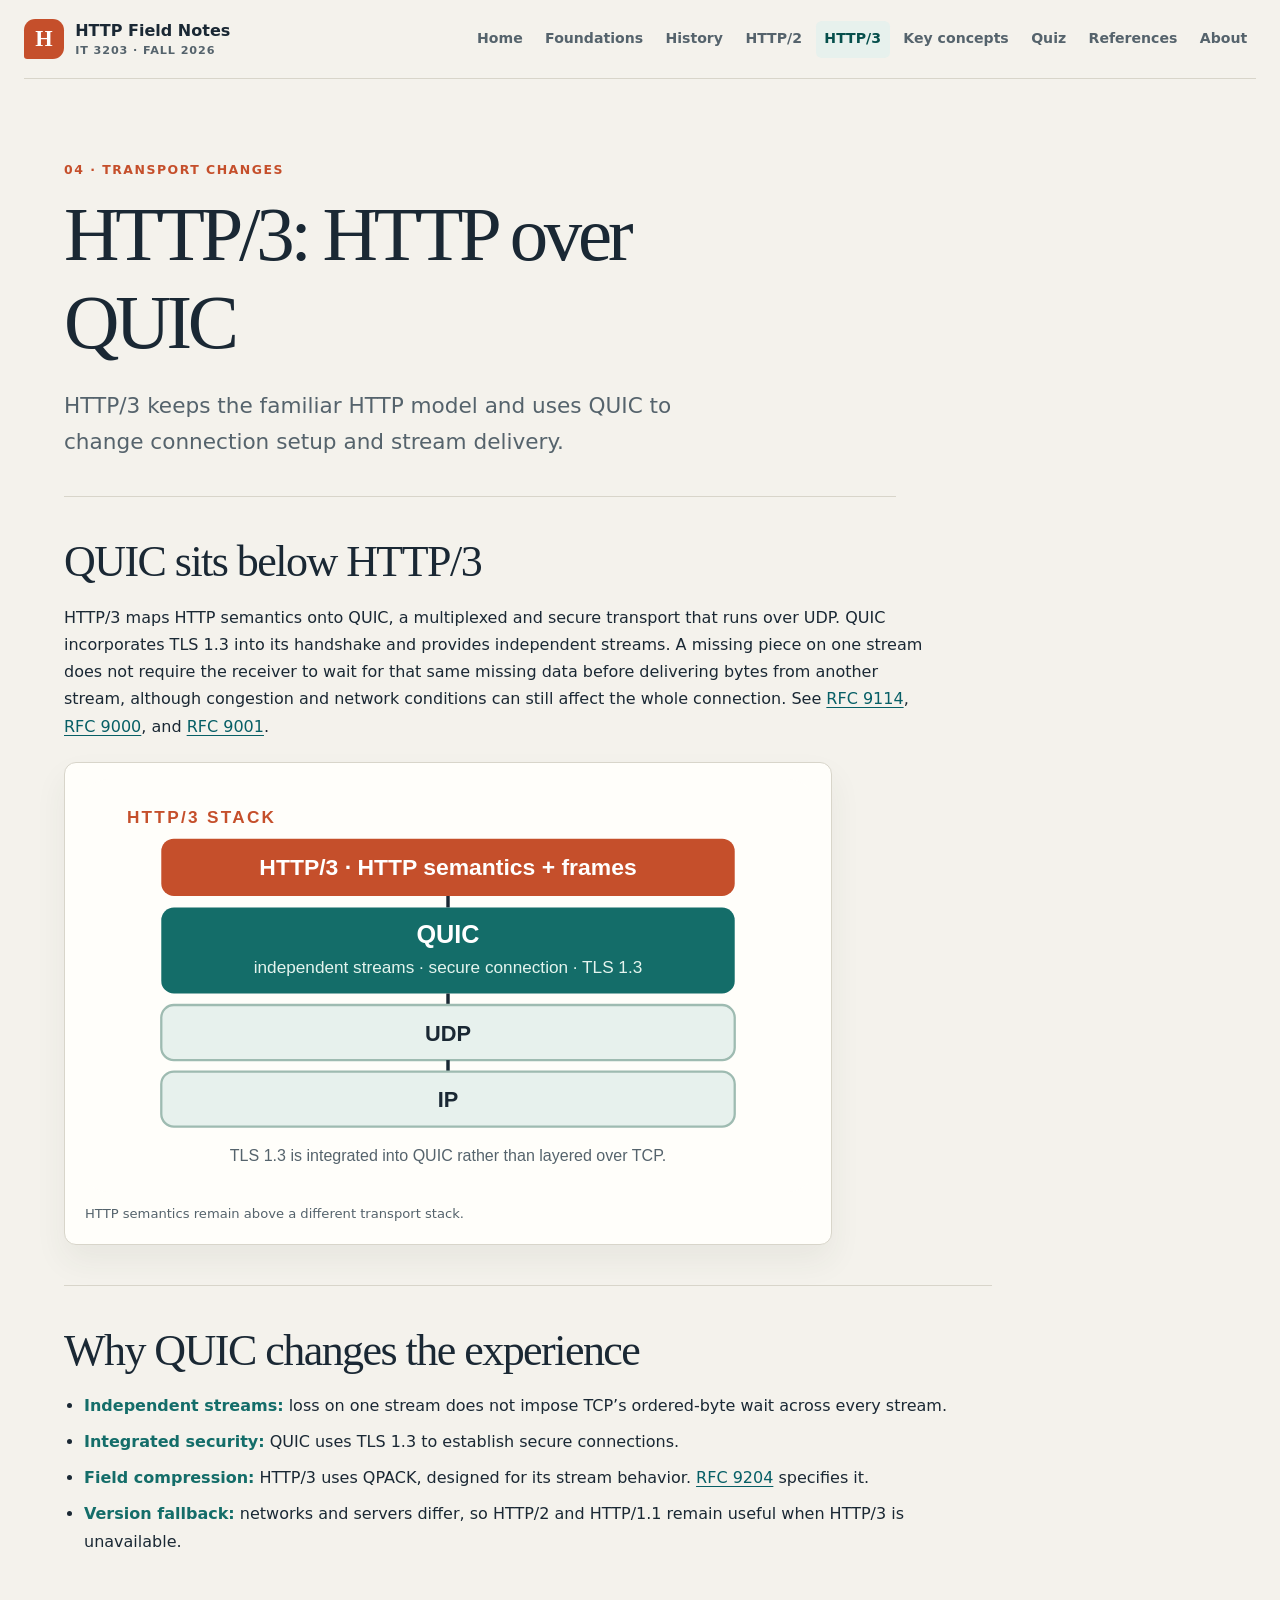
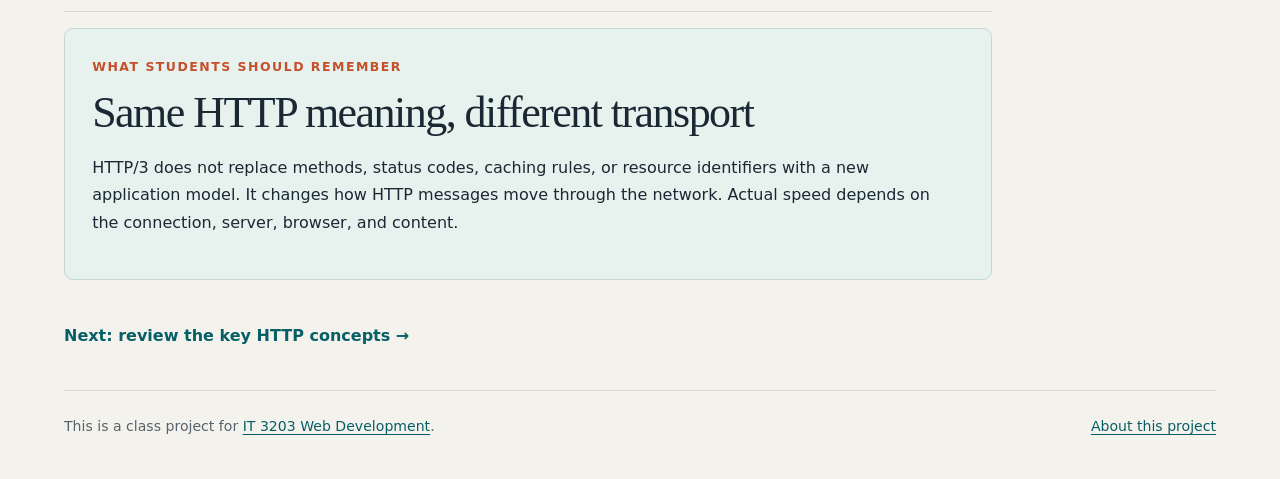
<file: http3.html>
<!DOCTYPE html>
<html lang="en">
<head>
<meta charset="utf-8">
<meta name="viewport" content="width=device-width, initial-scale=1">
<meta name="description" content="HTTP/3 maps HTTP semantics onto QUIC and uses QPACK for field compression.">
<title>HTTP/3 | HTTP Field Notes</title>
<link rel="stylesheet" href="styles.css">
</head>
<body>
<a class="skip-link" href="#main-content">Skip to content</a>
<header class="site-header">
<a class="brand" href="index.html"><span class="brand-mark">H</span><span>HTTP Field Notes<small>IT 3203 · Fall 2026</small></span></a>
<!-- Keep this menu in the same order on every page. -->
<nav aria-label="Main navigation"><ul class="nav-list">
        <li><a href="index.html">Home</a></li>
        <li><a href="foundations.html">Foundations</a></li>
        <li><a href="history.html">History</a></li>
        <li><a href="http2.html">HTTP/2</a></li>
        <li><a href="http3.html" aria-current="page">HTTP/3</a></li>
        <li><a href="concepts.html">Key concepts</a></li>
        <li><a href="quiz.html">Quiz</a></li>
        <li><a href="references.html">References</a></li>
        <li><a href="about.html">About</a></li>
</ul></nav>
</header>
<main id="main-content">
<header class="page-heading"><p class="eyebrow">04 · Transport changes</p><h1>HTTP/3: HTTP over QUIC</h1><p class="lead">HTTP/3 keeps the familiar HTTP model and uses QUIC to change connection setup and stream delivery.</p></header>
<section class="content-panel"><h2>QUIC sits below HTTP/3</h2><p>HTTP/3 maps HTTP semantics onto QUIC, a multiplexed and secure transport that runs over UDP. QUIC incorporates TLS 1.3 into its handshake and provides independent streams. A missing piece on one stream does not require the receiver to wait for that same missing data before delivering bytes from another stream, although congestion and network conditions can still affect the whole connection. See <a href="https://www.rfc-editor.org/rfc/rfc9114.html">RFC 9114</a>, <a href="https://www.rfc-editor.org/rfc/rfc9000.html">RFC 9000</a>, and <a href="https://www.rfc-editor.org/rfc/rfc9001.html">RFC 9001</a>.</p>
<figure class="diagram-card diagram-wide"><img src="assets/http3-stack.svg" alt="HTTP/3 runs over QUIC; QUIC uses UDP over IP, with TLS 1.3 integrated into QUIC."><figcaption>HTTP semantics remain above a different transport stack.</figcaption></figure></section>
<section class="content-panel"><h2>Why QUIC changes the experience</h2><ul class="check-list">
<li><strong>Independent streams:</strong> loss on one stream does not impose TCP’s ordered-byte wait across every stream.</li>
<li><strong>Integrated security:</strong> QUIC uses TLS 1.3 to establish secure connections.</li>
<li><strong>Field compression:</strong> HTTP/3 uses QPACK, designed for its stream behavior. <a href="https://www.rfc-editor.org/rfc/rfc9204.html">RFC 9204</a> specifies it.</li>
<li><strong>Version fallback:</strong> networks and servers differ, so HTTP/2 and HTTP/1.1 remain useful when HTTP/3 is unavailable.</li></ul></section>
<section class="content-panel accent-panel"><p class="eyebrow">What students should remember</p><h2>Same HTTP meaning, different transport</h2><p>HTTP/3 does not replace methods, status codes, caching rules, or resource identifiers with a new application model. It changes how HTTP messages move through the network. Actual speed depends on the connection, server, browser, and content.</p></section>
<p class="page-next"><a href="concepts.html">Next: review the key HTTP concepts <span aria-hidden="true">→</span></a></p>
</main>
<footer class="site-footer">
<p>This is a class project for <a href="https://ksuweb.github.io/IT3203/">IT 3203 Web Development</a>.</p>
<p><a href="about.html">About this project</a></p>
</footer>
</body>
</html>
</file>
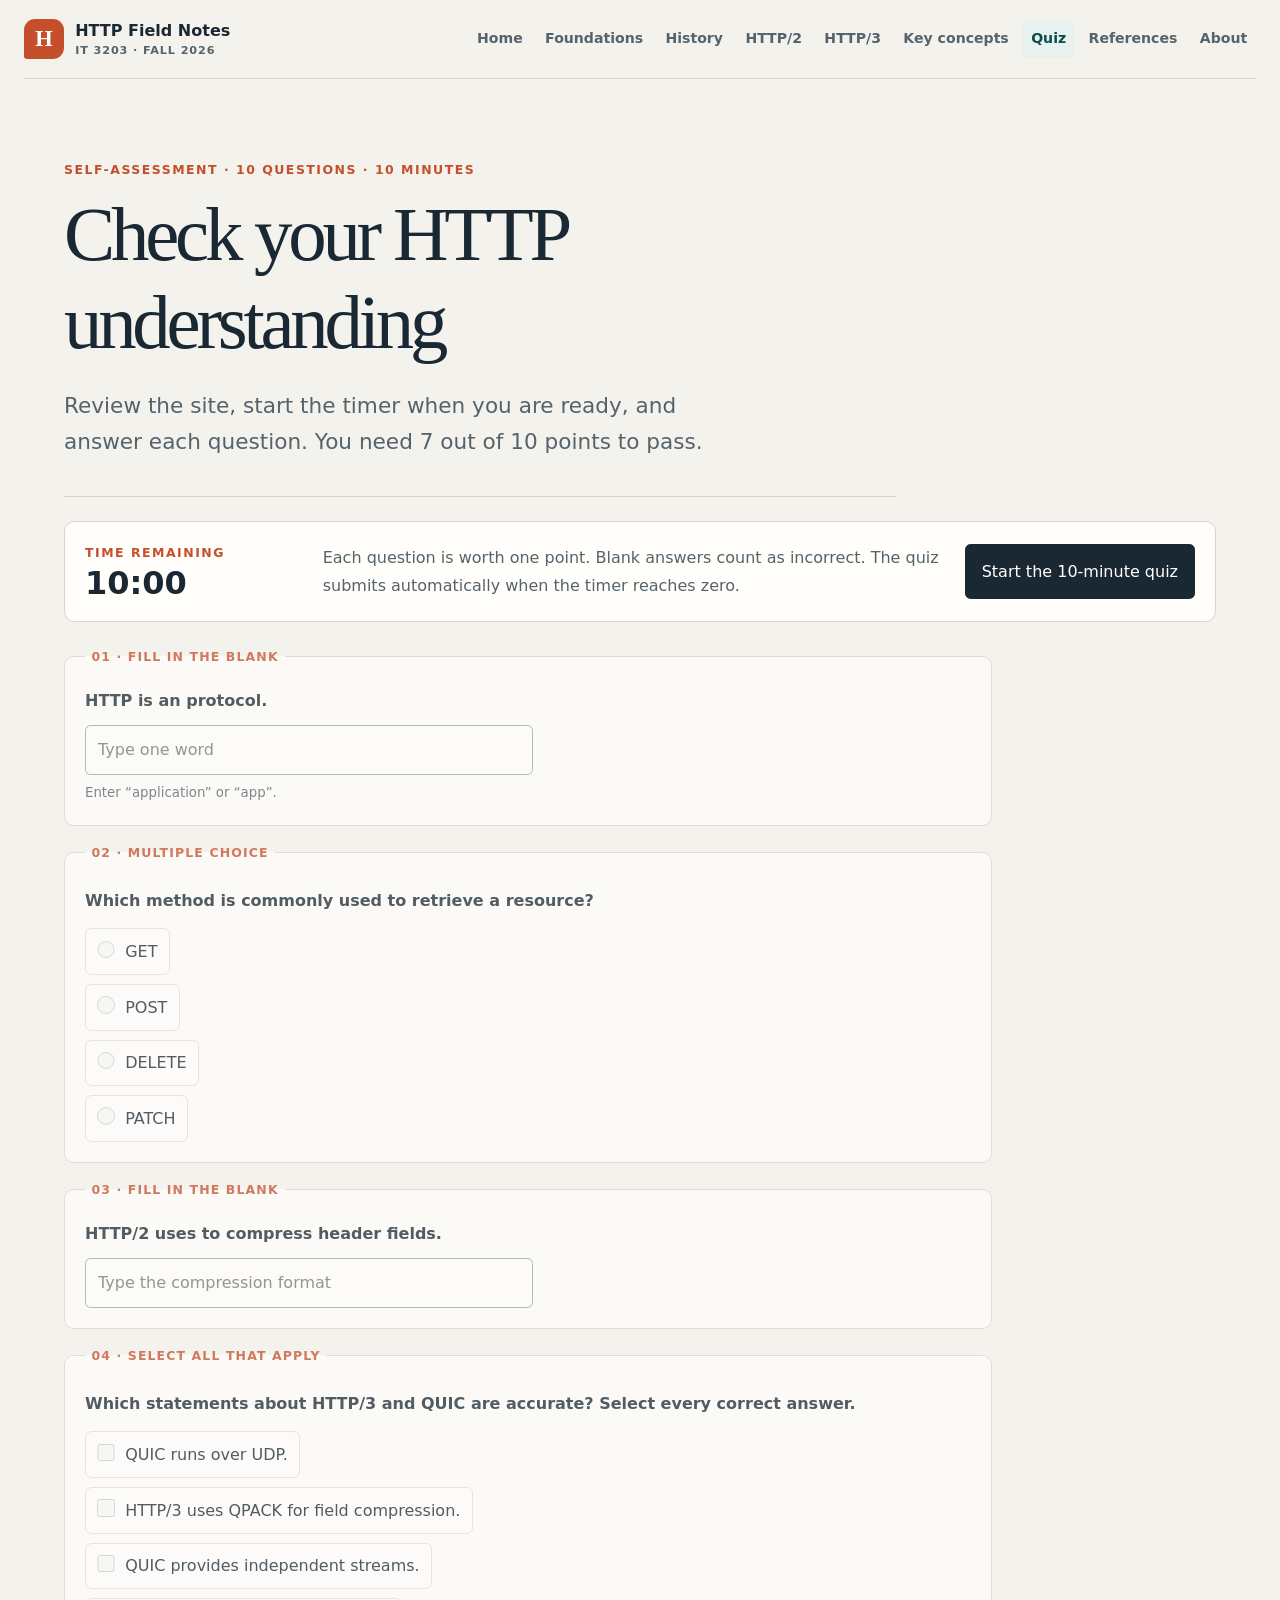
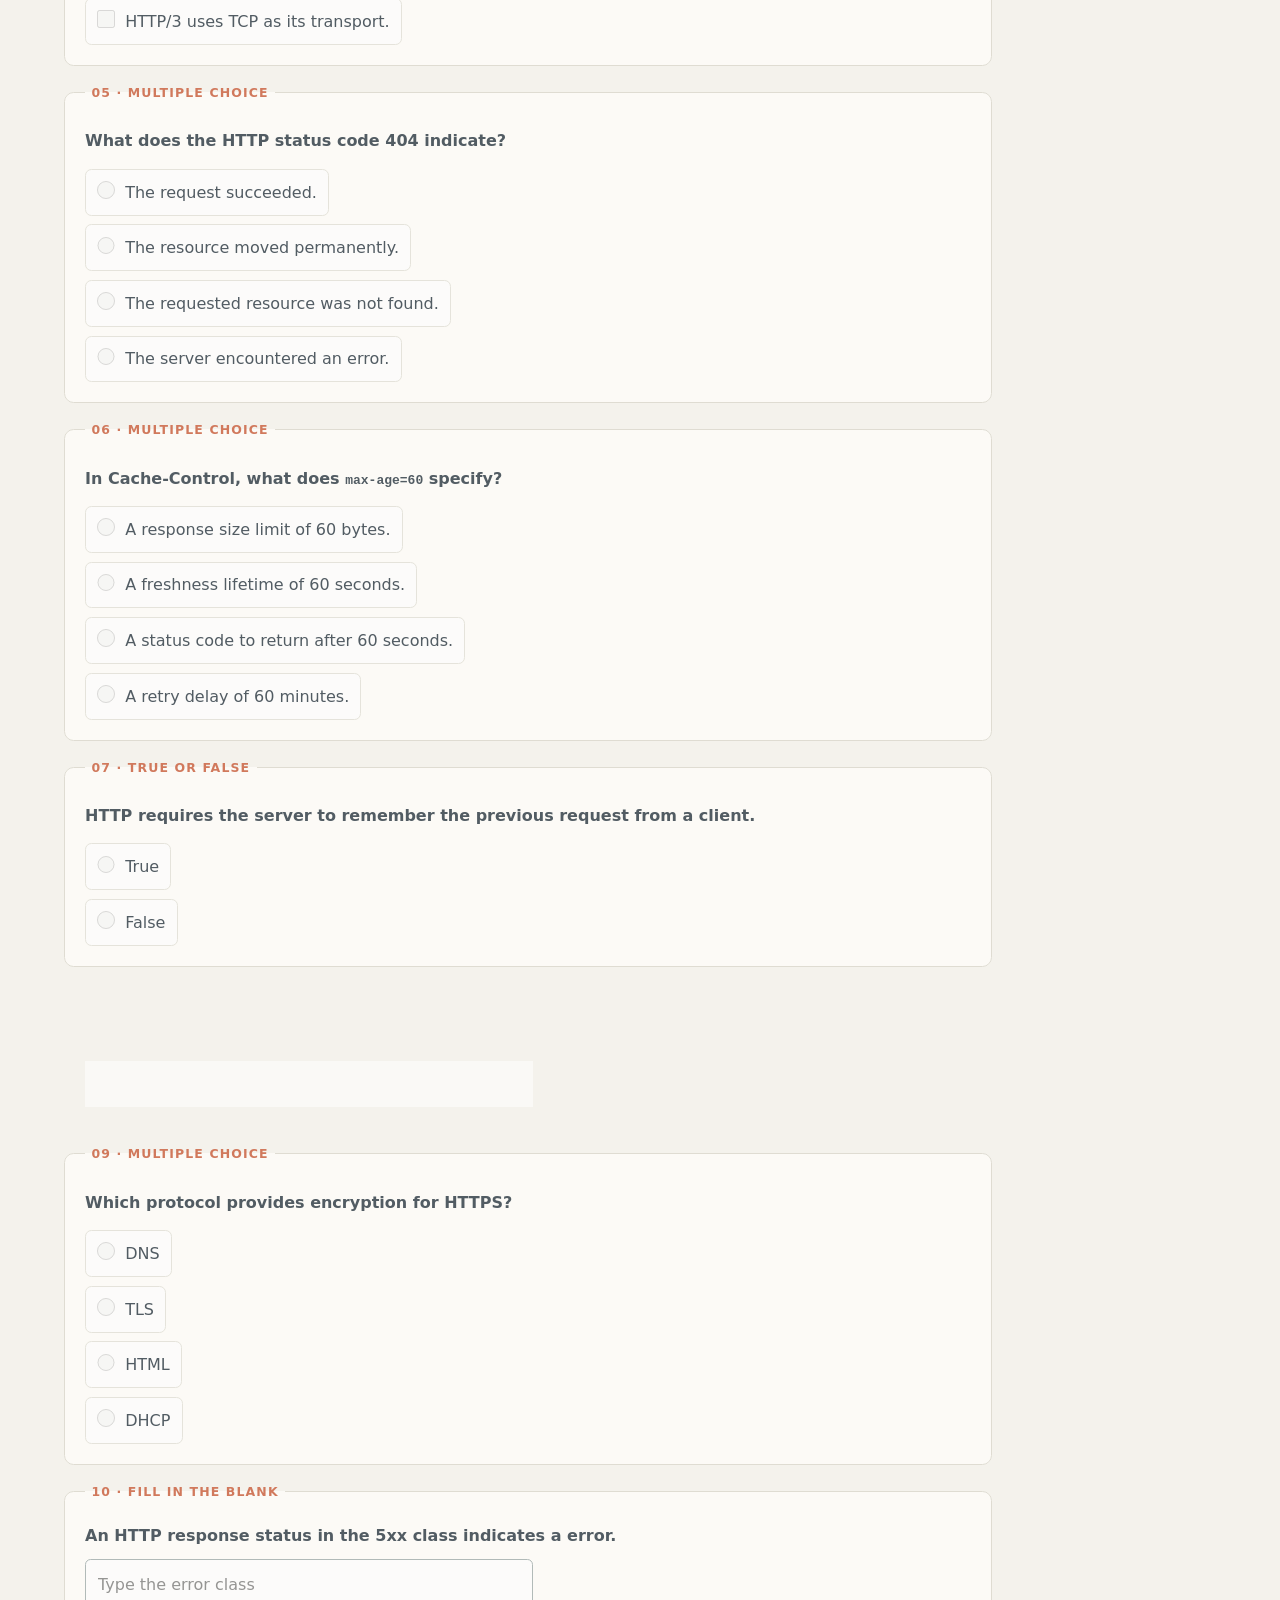
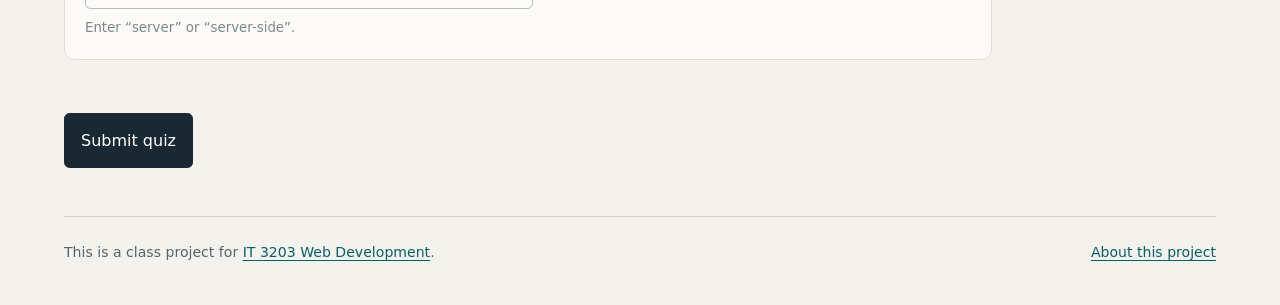
<file: quiz.html>
<!DOCTYPE html>
<html lang="en">
<head>
<meta charset="utf-8">
<meta name="viewport" content="width=device-width, initial-scale=1">
<meta name="description" content="Test your understanding of HTTP foundations, history, HTTP/2, and HTTP/3 with a timed self-assessment.">
<title>HTTP self-assessment quiz | HTTP Field Notes</title>
<link rel="stylesheet" href="styles.css">
<script src="quiz.js" defer></script>
</head>
<body>
<a class="skip-link" href="#main-content">Skip to content</a>
<header class="site-header">
<a class="brand" href="index.html"><span class="brand-mark">H</span><span>HTTP Field Notes<small>IT 3203 · Fall 2026</small></span></a>
<!-- Keep this menu in the same order on every page. -->
<nav aria-label="Main navigation"><ul class="nav-list">
<li><a href="index.html">Home</a></li>
<li><a href="foundations.html">Foundations</a></li>
<li><a href="history.html">History</a></li>
<li><a href="http2.html">HTTP/2</a></li>
<li><a href="http3.html">HTTP/3</a></li>
<li><a href="concepts.html">Key concepts</a></li>
<li><a href="quiz.html" aria-current="page">Quiz</a></li>
<li><a href="references.html">References</a></li>
<li><a href="about.html">About</a></li>
</ul></nav>
</header>
<main id="main-content">
<header class="page-heading"><p class="eyebrow">Self-assessment · 10 questions · 10 minutes</p><h1>Check your HTTP understanding</h1><p class="lead">Review the site, start the timer when you are ready, and answer each question. You need 7 out of 10 points to pass.</p></header>
<!-- Results are inserted here so the score and per-question feedback appear near the top. -->
<section id="quiz-results" class="quiz-results" aria-live="polite" aria-atomic="true" hidden></section>
<section class="quiz-toolbar" aria-label="Quiz timer and instructions">
<div><p class="eyebrow">Time remaining</p><p id="quiz-timer" class="quiz-timer" role="timer" aria-live="off">10:00</p></div>
<p>Each question is worth one point. Blank answers count as incorrect. The quiz submits automatically when the timer reaches zero.</p>
<button id="start-quiz" class="button-link" type="button">Start the 10-minute quiz</button>
</section>
<form id="http-quiz" class="quiz-form">
<fieldset disabled><legend>01 · Fill in the blank</legend><label for="q1">HTTP is an protocol.</label><input id="q1" name="q1" type="text" autocomplete="off" placeholder="Type one word" aria-describedby="q1-help"><small id="q1-help" class="field-hint">Enter “application” or “app”.</small></fieldset>
<fieldset disabled><legend>02 · Multiple choice</legend><p class="question-prompt" id="q2-prompt">Which method is commonly used to retrieve a resource?</p><div class="choice-list" role="radiogroup" aria-labelledby="q2-prompt"><label><input type="radio" name="q2" value="GET"> GET</label><label><input type="radio" name="q2" value="POST"> POST</label><label><input type="radio" name="q2" value="DELETE"> DELETE</label><label><input type="radio" name="q2" value="PATCH"> PATCH</label></div></fieldset>
<fieldset disabled><legend>03 · Fill in the blank</legend><label for="q3">HTTP/2 uses to compress header fields.</label><input id="q3" name="q3" type="text" autocomplete="off" placeholder="Type the compression format"></fieldset>
<fieldset disabled><legend>04 · Select all that apply</legend><p class="question-prompt" id="q4-prompt">Which statements about HTTP/3 and QUIC are accurate? Select every correct answer.</p><div class="choice-list" aria-labelledby="q4-prompt"><label><input type="checkbox" name="q4" value="udp"> QUIC runs over UDP.</label><label><input type="checkbox" name="q4" value="qpack"> HTTP/3 uses QPACK for field compression.</label><label><input type="checkbox" name="q4" value="independent"> QUIC provides independent streams.</label><label><input type="checkbox" name="q4" value="tcp"> HTTP/3 uses TCP as its transport.</label></div></fieldset>
<fieldset disabled><legend>05 · Multiple choice</legend><p class="question-prompt" id="q5-prompt">What does the HTTP status code 404 indicate?</p><div class="choice-list" role="radiogroup" aria-labelledby="q5-prompt"><label><input type="radio" name="q5" value="success"> The request succeeded.</label><label><input type="radio" name="q5" value="redirect"> The resource moved permanently.</label><label><input type="radio" name="q5" value="not-found"> The requested resource was not found.</label><label><input type="radio" name="q5" value="server-error"> The server encountered an error.</label></div></fieldset>
<fieldset disabled><legend>06 · Multiple choice</legend><p class="question-prompt" id="q6-prompt">In Cache-Control, what does <code>max-age=60</code> specify?</p><div class="choice-list" role="radiogroup" aria-labelledby="q6-prompt"><label><input type="radio" name="q6" value="size"> A response size limit of 60 bytes.</label><label><input type="radio" name="q6" value="freshness"> A freshness lifetime of 60 seconds.</label><label><input type="radio" name="q6" value="status"> A status code to return after 60 seconds.</label><label><input type="radio" name="q6" value="retry"> A retry delay of 60 minutes.</label></div></fieldset>
<fieldset disabled><legend>07 · True or false</legend><p class="question-prompt" id="q7-prompt">HTTP requires the server to remember the previous request from a client.</p><div class="choice-list" role="radiogroup" aria-labelledby="q7-prompt"><label><input type="radio" name="q7" value="true"> True</label><label><input type="radio" name="q7" value="false"> False</label></div></fieldset>
<fieldset disabled><legend>08 · Multiple choice</legend><label for="q8">Which field-compression format is used by HTTP/3?</label><select id="q8" name="q8"><option value="">Choose an answer</option><option value="hpack">HPACK</option><option value="qpack">QPACK</option><option value="gzip">GZIP</option><option value="brotli">Brotli</option></select></fieldset>
<fieldset disabled><legend>09 · Multiple choice</legend><p class="question-prompt" id="q9-prompt">Which protocol provides encryption for HTTPS?</p><div class="choice-list" role="radiogroup" aria-labelledby="q9-prompt"><label><input type="radio" name="q9" value="dns"> DNS</label><label><input type="radio" name="q9" value="tls"> TLS</label><label><input type="radio" name="q9" value="html"> HTML</label><label><input type="radio" name="q9" value="dhcp"> DHCP</label></div></fieldset>
<fieldset disabled><legend>10 · Fill in the blank</legend><label for="q10">An HTTP response status in the 5xx class indicates a error.</label><input id="q10" name="q10" type="text" autocomplete="off" placeholder="Type the error class"><small class="field-hint">Enter “server” or “server-side”.</small></fieldset>
<div class="quiz-actions"><button id="submit-quiz" class="button-link" type="submit" hidden>Submit quiz</button><button id="retake-quiz" class="button-secondary" type="button" hidden>Retake quiz</button></div>
</form>
</main>
<footer class="site-footer"><p>This is a class project for <a href="https://ksuweb.github.io/IT3203/">IT 3203 Web Development</a>.</p><p><a href="about.html">About this project</a></p></footer>
</body>
</html>
</file>
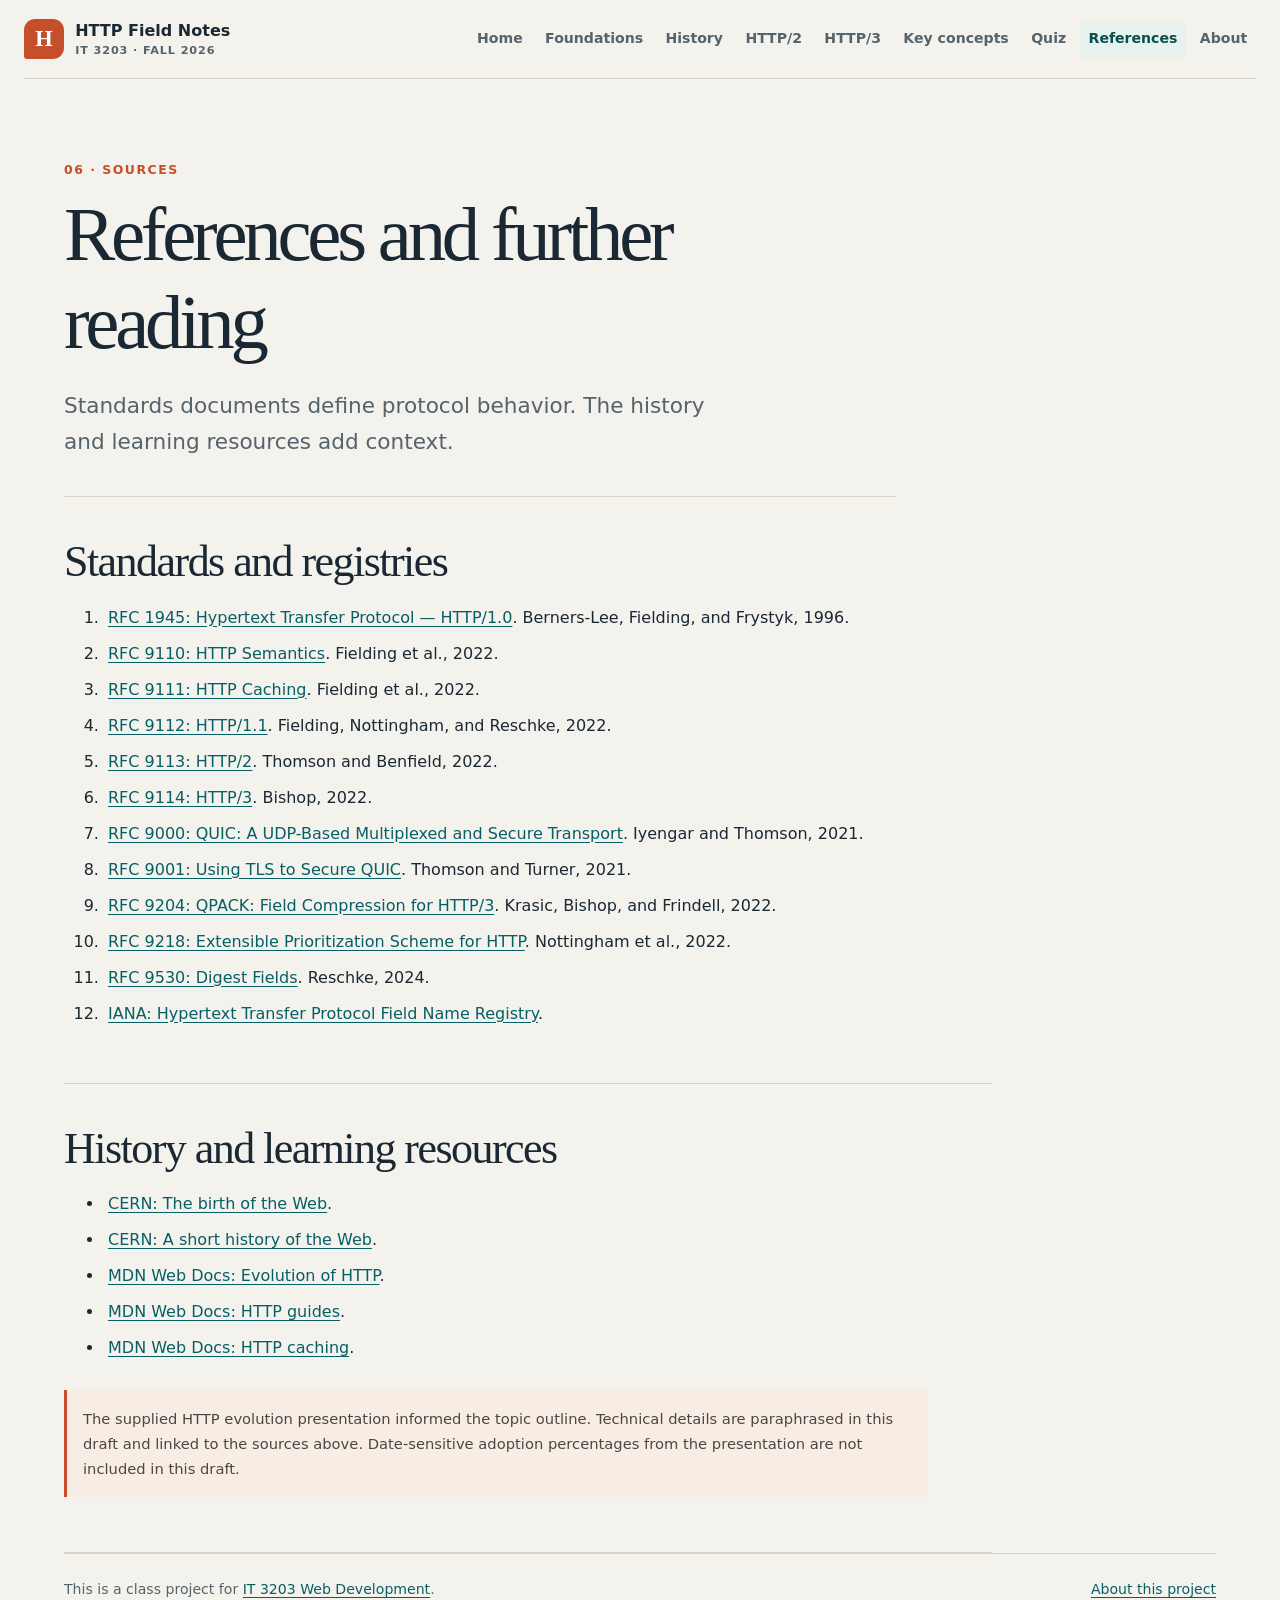
<file: references.html>
<!DOCTYPE html>
<html lang="en">
<head>
<meta charset="utf-8">
<meta name="viewport" content="width=device-width, initial-scale=1">
<meta name="description" content="IETF RFCs and official educational resources used for this HTTP evolution project.">
<title>References | HTTP Field Notes</title>
<link rel="stylesheet" href="styles.css">
</head>
<body>
<a class="skip-link" href="#main-content">Skip to content</a>
<header class="site-header">
<a class="brand" href="index.html"><span class="brand-mark">H</span><span>HTTP Field Notes<small>IT 3203 · Fall 2026</small></span></a>
<!-- Keep this menu in the same order on every page. -->
<nav aria-label="Main navigation"><ul class="nav-list">
        <li><a href="index.html">Home</a></li>
        <li><a href="foundations.html">Foundations</a></li>
        <li><a href="history.html">History</a></li>
        <li><a href="http2.html">HTTP/2</a></li>
        <li><a href="http3.html">HTTP/3</a></li>
        <li><a href="concepts.html">Key concepts</a></li>
        <li><a href="quiz.html">Quiz</a></li>
        <li><a href="references.html" aria-current="page">References</a></li>
        <li><a href="about.html">About</a></li>
</ul></nav>
</header>
<main id="main-content">
<header class="page-heading"><p class="eyebrow">06 · Sources</p><h1>References and further reading</h1><p class="lead">Standards documents define protocol behavior. The history and learning resources add context.</p></header>
<section class="content-panel"><h2>Standards and registries</h2><ol class="reference-list">
<li><a href="https://www.rfc-editor.org/rfc/rfc1945.html">RFC 1945: Hypertext Transfer Protocol — HTTP/1.0</a>. Berners-Lee, Fielding, and Frystyk, 1996.</li>
<li><a href="https://www.rfc-editor.org/rfc/rfc9110.html">RFC 9110: HTTP Semantics</a>. Fielding et al., 2022.</li>
<li><a href="https://www.rfc-editor.org/rfc/rfc9111.html">RFC 9111: HTTP Caching</a>. Fielding et al., 2022.</li>
<li><a href="https://www.rfc-editor.org/rfc/rfc9112.html">RFC 9112: HTTP/1.1</a>. Fielding, Nottingham, and Reschke, 2022.</li>
<li><a href="https://www.rfc-editor.org/rfc/rfc9113.html">RFC 9113: HTTP/2</a>. Thomson and Benfield, 2022.</li>
<li><a href="https://www.rfc-editor.org/rfc/rfc9114.html">RFC 9114: HTTP/3</a>. Bishop, 2022.</li>
<li><a href="https://www.rfc-editor.org/rfc/rfc9000.html">RFC 9000: QUIC: A UDP-Based Multiplexed and Secure Transport</a>. Iyengar and Thomson, 2021.</li>
<li><a href="https://www.rfc-editor.org/rfc/rfc9001.html">RFC 9001: Using TLS to Secure QUIC</a>. Thomson and Turner, 2021.</li>
<li><a href="https://www.rfc-editor.org/rfc/rfc9204.html">RFC 9204: QPACK: Field Compression for HTTP/3</a>. Krasic, Bishop, and Frindell, 2022.</li>
<li><a href="https://www.rfc-editor.org/rfc/rfc9218.html">RFC 9218: Extensible Prioritization Scheme for HTTP</a>. Nottingham et al., 2022.</li>
<li><a href="https://www.rfc-editor.org/rfc/rfc9530.html">RFC 9530: Digest Fields</a>. Reschke, 2024.</li>
<li><a href="https://www.iana.org/assignments/http-fields/">IANA: Hypertext Transfer Protocol Field Name Registry</a>.</li>
</ol></section>
<section class="content-panel"><h2>History and learning resources</h2><ul class="reference-list">
<li><a href="https://home.cern/science/computing/the-birth-of-the-web/">CERN: The birth of the Web</a>.</li>
<li><a href="https://home.cern/science/computing/the-birth-of-the-web/short-history-web/">CERN: A short history of the Web</a>.</li>
<li><a href="https://developer.mozilla.org/en-US/docs/Web/HTTP/Guides/Evolution_of_HTTP">MDN Web Docs: Evolution of HTTP</a>.</li>
<li><a href="https://developer.mozilla.org/en-US/docs/Web/HTTP">MDN Web Docs: HTTP guides</a>.</li>
<li><a href="https://developer.mozilla.org/en-US/docs/Web/HTTP/Guides/Caching">MDN Web Docs: HTTP caching</a>.</li>
</ul><p class="source-note">The supplied HTTP evolution presentation informed the topic outline. Technical details are paraphrased in this draft and linked to the sources above. Date-sensitive adoption percentages from the presentation are not included in this draft.</p></section>
</main>
<footer class="site-footer">
<p>This is a class project for <a href="https://ksuweb.github.io/IT3203/">IT 3203 Web Development</a>.</p>
<p><a href="about.html">About this project</a></p>
</footer>
</body>
</html>
</file>
<file: styles.css>
/* Shared visual system for HTTP Field Notes. */
:root{color-scheme:light;font-family:Inter,ui-sans-serif,system-ui,-apple-system,BlinkMacSystemFont,"Segoe UI",sans-serif;color:#1a2834;background:#f4f2ec;font-synthesis:none;text-rendering:optimizeLegibility;--ink:#1a2834;--muted:#55636c;--paper:#fffefa;--line:#d8d5ca;--accent:#c54f2b;--teal:#146d69;--soft-teal:#e7f1ed}
*{box-sizing:border-box}html{scroll-behavior:smooth}body{min-width:20rem;margin:0;line-height:1.7}
a{color:#075f66;text-underline-offset:.18em}a:hover,a:focus-visible{color:var(--accent);text-decoration-thickness:2px}a:focus-visible{outline:3px solid #e17a4e;outline-offset:4px}
.skip-link{position:absolute;z-index:5;top:.5rem;left:.5rem;padding:.5rem .8rem;transform:translateY(-160%);background:var(--ink);color:white}.skip-link:focus{transform:translateY(0)}
/* Flexbox keeps the brand and shared navigation aligned. */
.site-header{display:flex;align-items:center;justify-content:space-between;gap:1.5rem;width:min(100% - 3rem,78rem);margin:0 auto;padding:1.2rem 0;border-bottom:1px solid var(--line)}
.brand{display:inline-flex;align-items:center;gap:.7rem;color:var(--ink);font-weight:800;line-height:1.2;text-decoration:none;white-space:nowrap}.brand small{display:block;margin-top:.25rem;color:var(--muted);font-size:.7rem;font-weight:650;letter-spacing:.08em;text-transform:uppercase}
.brand-mark{display:grid;width:2.5rem;aspect-ratio:1;place-items:center;border-radius:.7rem .7rem .7rem .2rem;background:var(--accent);color:white;font-family:Georgia,serif;font-size:1.4rem}
.nav-list{display:flex;flex-wrap:wrap;justify-content:flex-end;gap:.3rem;margin:0;padding:0;list-style:none}.nav-list a{display:inline-block;padding:.4rem .55rem;border-radius:.35rem;color:var(--muted);font-size:.88rem;font-weight:650;text-decoration:none}.nav-list a:hover,.nav-list a[aria-current=page]{background:var(--soft-teal);color:#064f4c}
main,.site-footer{width:min(100% - 3rem,72rem);margin-inline:auto}#main-content{min-height:50vh}
.hero{display:grid;grid-template-columns:minmax(0,1.15fr) minmax(16rem,.85fr);align-items:center;gap:clamp(2rem,6vw,5rem);padding:clamp(3rem,8vw,7rem) 0}.hero-copy{max-width:46rem}
.eyebrow{margin:0 0 .65rem;color:var(--accent);font-size:.78rem;font-weight:800;letter-spacing:.12em;text-transform:uppercase}
h1,h2,h3{color:var(--ink);line-height:1.15}h1{max-width:13ch;margin:0;font-family:Georgia,"Times New Roman",serif;font-size:clamp(2.8rem,6.5vw,5.7rem);font-weight:500;letter-spacing:-.055em}
.lead{max-width:48rem;margin:1.25rem 0 0;color:var(--muted);font-size:clamp(1.12rem,2vw,1.35rem)}
.button-link{display:inline-flex;align-items:center;gap:1.2rem;margin-top:1.8rem;padding:.8rem 1rem;border:1px solid var(--ink);border-radius:.35rem;background:var(--ink);color:white;font-weight:750;text-decoration:none}.button-link:hover{border-color:var(--accent);background:var(--accent);color:white}
.diagram-card{margin:0;padding:1rem;border:1px solid var(--line);border-radius:.75rem;background:var(--paper);box-shadow:0 1rem 2rem #2a3c3010}.diagram-card img{display:block;width:100%;height:auto}.diagram-card figcaption{margin:.7rem .25rem .15rem;color:var(--muted);font-size:.82rem}.diagram-wide{max-width:48rem;margin-top:1.4rem}
.section-block{padding:3.5rem 0;border-top:1px solid var(--line)}.section-heading{max-width:40rem;margin-bottom:1.5rem}.section-heading h2,.content-panel h2{margin:0 0 1rem;font-family:Georgia,"Times New Roman",serif;font-size:clamp(1.8rem,4vw,2.75rem);font-weight:500;letter-spacing:-.035em}.section-heading .eyebrow{margin-bottom:.4rem}
.two-column{display:grid;grid-template-columns:repeat(2,minmax(0,1fr));gap:2rem}.two-column p{margin-top:0}
.term-strip{display:grid;grid-template-columns:repeat(3,minmax(0,1fr));gap:.75rem;margin:0;padding:0;list-style:none}.term-strip li,.feature-card{padding:1rem;border:1px solid var(--line);border-radius:.5rem;background:var(--paper)}.term-strip strong,.term-strip span{display:block}.term-strip strong{margin-bottom:.25rem;color:var(--teal)}.term-strip span{color:var(--muted);font-size:.92rem}.more-link{margin:1.2rem 0 0;font-weight:750}
.card-grid,.feature-grid{display:grid;grid-template-columns:repeat(3,minmax(0,1fr));gap:1rem}.topic-card{min-height:12rem;padding:1.2rem;border:1px solid var(--line);border-radius:.55rem;background:var(--paper);color:var(--ink);text-decoration:none;transition:transform 140ms ease,box-shadow 140ms ease,border-color 140ms ease}.topic-card:hover{transform:translateY(-3px);border-color:#8caaa2;box-shadow:0 .8rem 1.6rem #2a3c3012;color:var(--ink)}
.topic-card h3,.feature-card h3{margin:.75rem 0 .4rem;font-size:1.2rem}.topic-card p,.feature-card p{margin:0;color:var(--muted)}.card-number{color:var(--accent);font-size:.78rem;font-weight:850;letter-spacing:.09em}
.page-heading{max-width:52rem;padding:clamp(3rem,7vw,5rem) 0 2.2rem;border-bottom:1px solid var(--line)}.page-heading h1{max-width:16ch;font-size:clamp(2.6rem,6vw,4.8rem)}.page-heading .lead{max-width:42rem}
.content-panel{max-width:58rem;padding:2.5rem 0;border-bottom:1px solid var(--line)}.content-panel h2{margin-top:0}.content-panel h3{margin-bottom:.45rem}.content-panel p{max-width:54rem}.content-panel li+li{margin-top:.55rem}
.content-panel pre{overflow-x:auto;padding:1rem 1.2rem;border-radius:.45rem;background:#172b35;color:#ebf4f0;font-size:.9rem}
.accent-panel{margin-top:1rem;padding:1.7rem;border:1px solid #c3d8d1;border-radius:.55rem;background:var(--soft-teal)}.accent-panel .eyebrow{margin-top:0}.accent-panel h2{margin-bottom:.6rem}
.timeline{margin:1.4rem 0 0;padding:0 0 0 1.6rem;border-left:2px solid #bdcfc9;list-style:none}.timeline li{position:relative;padding:0 0 1.3rem .7rem}.timeline li::before{position:absolute;top:.35rem;left:-2.05rem;width:.75rem;height:.75rem;border:2px solid var(--paper);border-radius:50%;background:var(--accent);content:""}.timeline strong,.timeline span{display:block}.timeline strong{color:var(--teal)}.timeline span{color:var(--muted)}
.table-wrap{overflow-x:auto;margin:1.2rem 0}table{width:100%;border-collapse:collapse;background:var(--paper)}caption{padding:.7rem;color:var(--muted);font-weight:700;text-align:left}th,td{padding:.8rem;border:1px solid var(--line);text-align:left;vertical-align:top}thead th{background:var(--ink);color:white}tbody th{color:var(--teal)}
.check-list{padding-left:1.25rem}.check-list strong{color:var(--teal)}.concept-list{padding-left:1.8rem}.concept-list li{padding:0 0 1.2rem .45rem}.concept-list li::marker{color:var(--accent);font-size:1.15rem;font-weight:800}.concept-list h2{margin-bottom:.35rem;font-family:inherit;font-size:1.3rem;font-weight:750;letter-spacing:0}.concept-list p{margin:0;color:var(--muted)}
.reference-list li{padding-left:.25rem}.source-note{margin-top:1.8rem;padding:1rem;border-left:3px solid var(--accent);background:#f8ede5;color:#4b4740;font-size:.92rem}
.page-next{padding:1.6rem 0;font-weight:800}.page-next a{text-decoration:none}.site-footer{display:flex;justify-content:space-between;gap:1rem;padding:1.5rem 0 2.5rem;border-top:1px solid var(--line);color:var(--muted);font-size:.88rem}.site-footer p{margin:0}
/* Small screens keep the menu readable and let grids stack. */
@media(max-width:54rem){.site-header{align-items:flex-start;flex-direction:column;gap:.9rem}.nav-list{justify-content:flex-start}.hero{grid-template-columns:1fr;gap:2rem}.diagram-card{max-width:38rem}}
@media(max-width:38rem){.site-header,main,.site-footer{width:min(100% - 2rem,72rem)}.nav-list{gap:.1rem}.nav-list a{padding:.4rem;font-size:.82rem}.term-strip,.card-grid,.feature-grid,.two-column{grid-template-columns:1fr}.section-block{padding:2.5rem 0}.site-footer{flex-direction:column}th,td{min-width:9rem}}

/* Quiz controls and result colors use the site's shared palette and clear focus states. */
.quiz-toolbar{display:grid;grid-template-columns:minmax(7rem,.35fr) minmax(14rem,1fr) auto;align-items:center;gap:1.25rem;margin:1.5rem 0;padding:1.25rem;border:1px solid var(--line);border-radius:.65rem;background:var(--paper)}
.quiz-toolbar .eyebrow{margin:0}.quiz-toolbar>p{margin:0;color:var(--muted)}.quiz-timer{margin:.15rem 0 0;color:var(--ink);font-variant-numeric:tabular-nums;font-size:2rem;font-weight:850;line-height:1.1}
.quiz-form{max-width:58rem}.quiz-form fieldset{min-width:0;margin:0 0 1rem;padding:1.25rem;border:1px solid var(--line);border-radius:.6rem;background:var(--paper)}.quiz-form fieldset:disabled{opacity:.74}.quiz-form legend{padding:0 .4rem;color:var(--accent);font-size:.78rem;font-weight:850;letter-spacing:.09em;text-transform:uppercase}.quiz-form label,.question-prompt{color:var(--ink);font-weight:700}.quiz-form input[type=text],.quiz-form select{display:block;width:min(100%,28rem);min-height:2.8rem;margin:.65rem 0 0;padding:.65rem .75rem;border:1px solid #9aa7a7;border-radius:.35rem;background:#fff;color:var(--ink);font:inherit}.quiz-form input:focus-visible,.quiz-form select:focus-visible,.quiz-form button:focus-visible{outline:3px solid #e17a4e;outline-offset:3px}.field-hint{display:block;margin-top:.45rem;color:var(--muted)}.required-note{color:var(--muted);font-size:.78rem;font-weight:600}.question-prompt{margin:.25rem 0 .9rem}.choice-list{display:grid;gap:.55rem}.choice-list label{display:flex;align-items:flex-start;gap:.65rem;width:fit-content;max-width:100%;padding:.55rem .7rem;border:1px solid #e1dfd6;border-radius:.4rem;background:#fff;font-weight:500;cursor:pointer}.choice-list label:has(input:checked){border-color:var(--teal);background:var(--soft-teal)}.choice-list input{flex:0 0 auto;width:1.1rem;height:1.1rem;margin:.15rem 0 0;accent-color:var(--teal)}.quiz-actions{display:flex;flex-wrap:wrap;gap:.8rem;margin:1.5rem 0 3rem}.button-link{font:inherit;cursor:pointer}.button-link:disabled{cursor:not-allowed;opacity:.65}.button-secondary{padding:.8rem 1rem;border:1px solid var(--ink);border-radius:.35rem;background:transparent;color:var(--ink);font:inherit;font-weight:750;cursor:pointer}.button-secondary:hover{background:var(--soft-teal)}
.quiz-results{scroll-margin-top:1rem;margin:1.5rem 0 2rem;padding:clamp(1.2rem,4vw,2rem);border:2px solid var(--teal);border-radius:.7rem;background:#eff7f2}.quiz-results.is-fail{border-color:#b63d32;background:#fff3f0}.quiz-results .eyebrow{margin:0 0 .4rem}.result-title{margin:.2rem 0 .65rem;font-family:Georgia,"Times New Roman",serif;font-size:clamp(1.7rem,4vw,2.5rem);font-weight:600}.is-pass .result-title,.is-pass .result-score{color:#12604b}.is-fail .result-title,.is-fail .result-score{color:#9a2c26}.result-score{margin:.5rem 0;font-size:1.45rem;font-weight:850}.result-time{font-weight:750}.result-summary{color:var(--muted)}.review-heading{margin:1.8rem 0 .7rem}.answer-review{display:grid;grid-template-columns:repeat(2,minmax(0,1fr));gap:.75rem;margin:0;padding:0;list-style:none}.answer-review li{padding:1rem;border:1px solid var(--line);border-left:4px solid #a33830;border-radius:.45rem;background:var(--paper)}.answer-review li.answer-correct{border-left-color:#167052}.answer-status{display:inline-block;margin-bottom:.35rem;color:#9a2c26;font-size:.75rem;font-weight:850;letter-spacing:.07em;text-transform:uppercase}.answer-correct .answer-status{color:#12604b}.answer-review h4{margin:.1rem 0 .6rem;color:var(--ink);line-height:1.35}.answer-review p{margin:.25rem 0;color:var(--muted);font-size:.92rem;overflow-wrap:anywhere}
@media(max-width:54rem){.quiz-toolbar{grid-template-columns:auto 1fr}.quiz-toolbar .button-link{grid-column:1/-1;justify-self:start}}
@media(max-width:38rem){.quiz-toolbar{grid-template-columns:1fr}.quiz-toolbar .button-link{grid-column:auto}.answer-review{grid-template-columns:1fr}}

.hero-secondary-link{display:inline-block;margin:1rem 0 0 1rem;font-weight:750;text-decoration:none}.hero-secondary-link:hover{text-decoration:underline}
.quiz-toolbar .button-link{margin-top:0}
@media(max-width:38rem){.hero-secondary-link{margin-left:0}}
</file>
